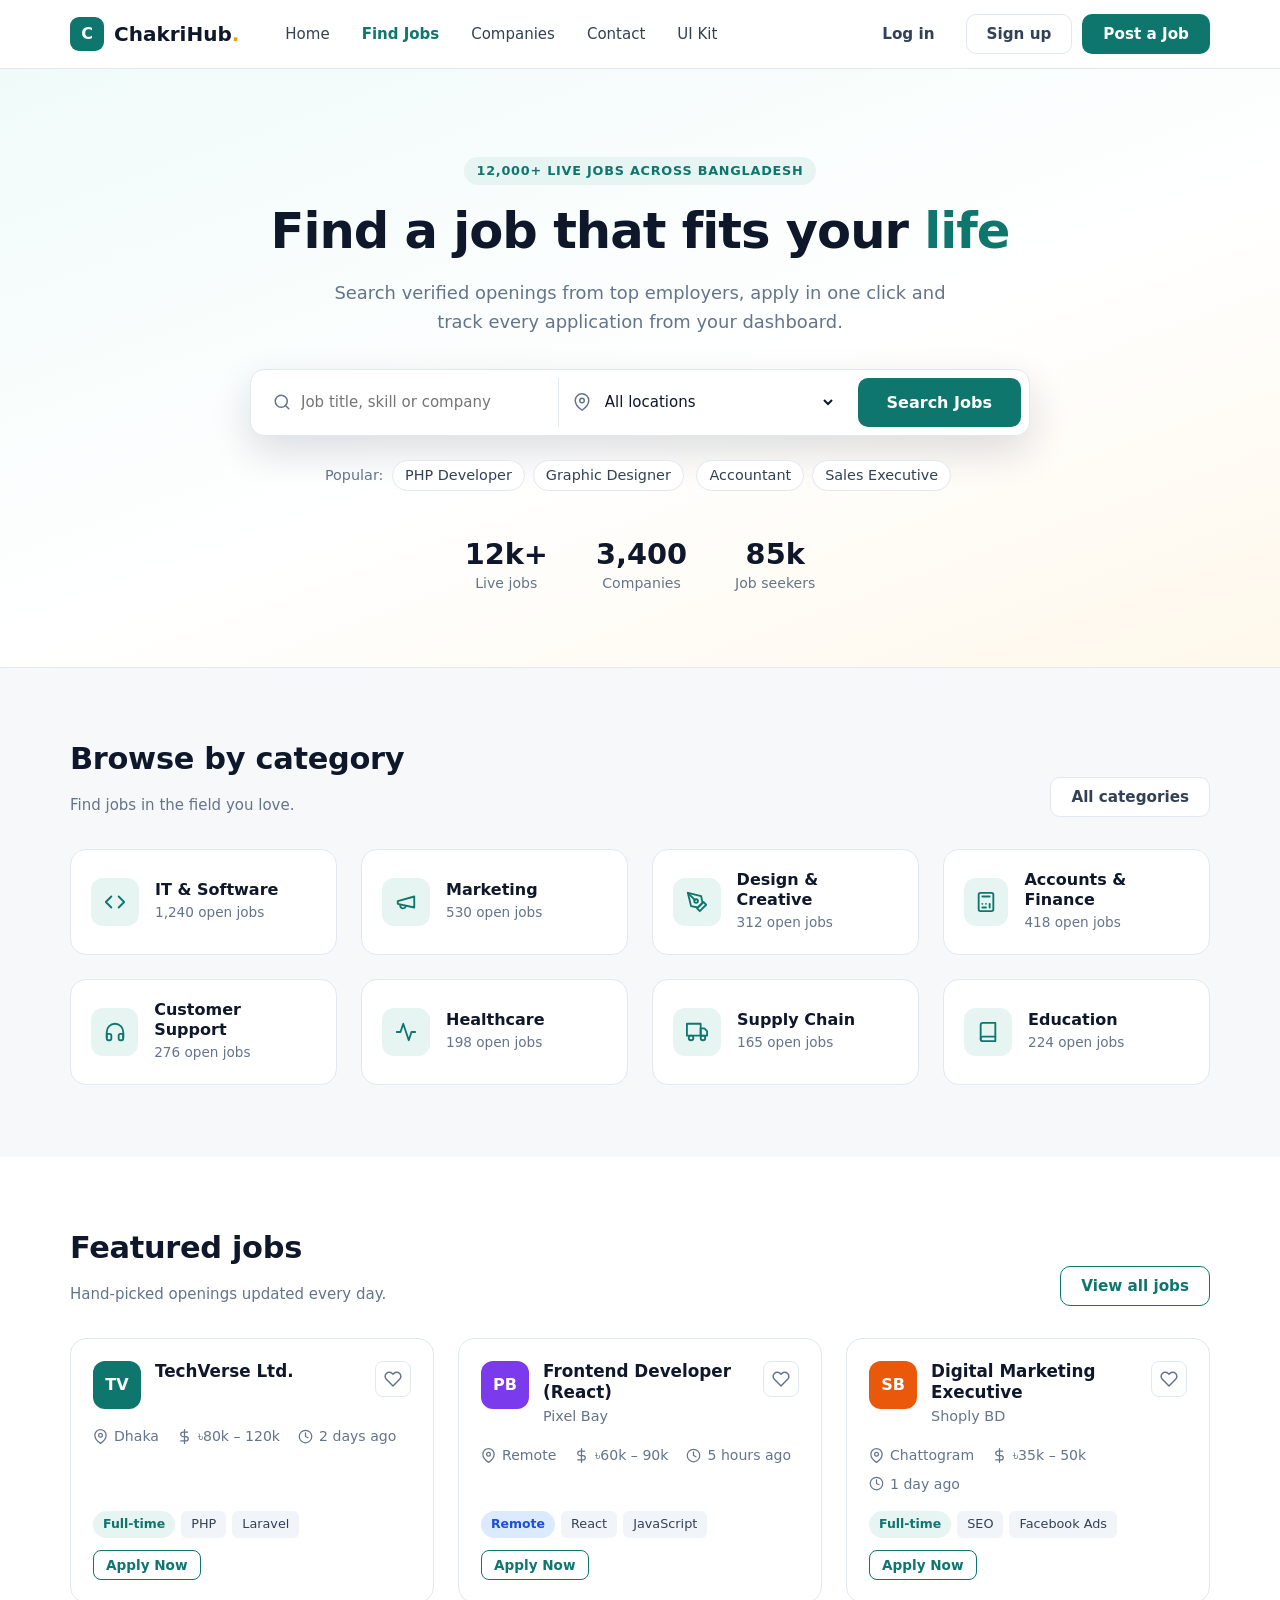
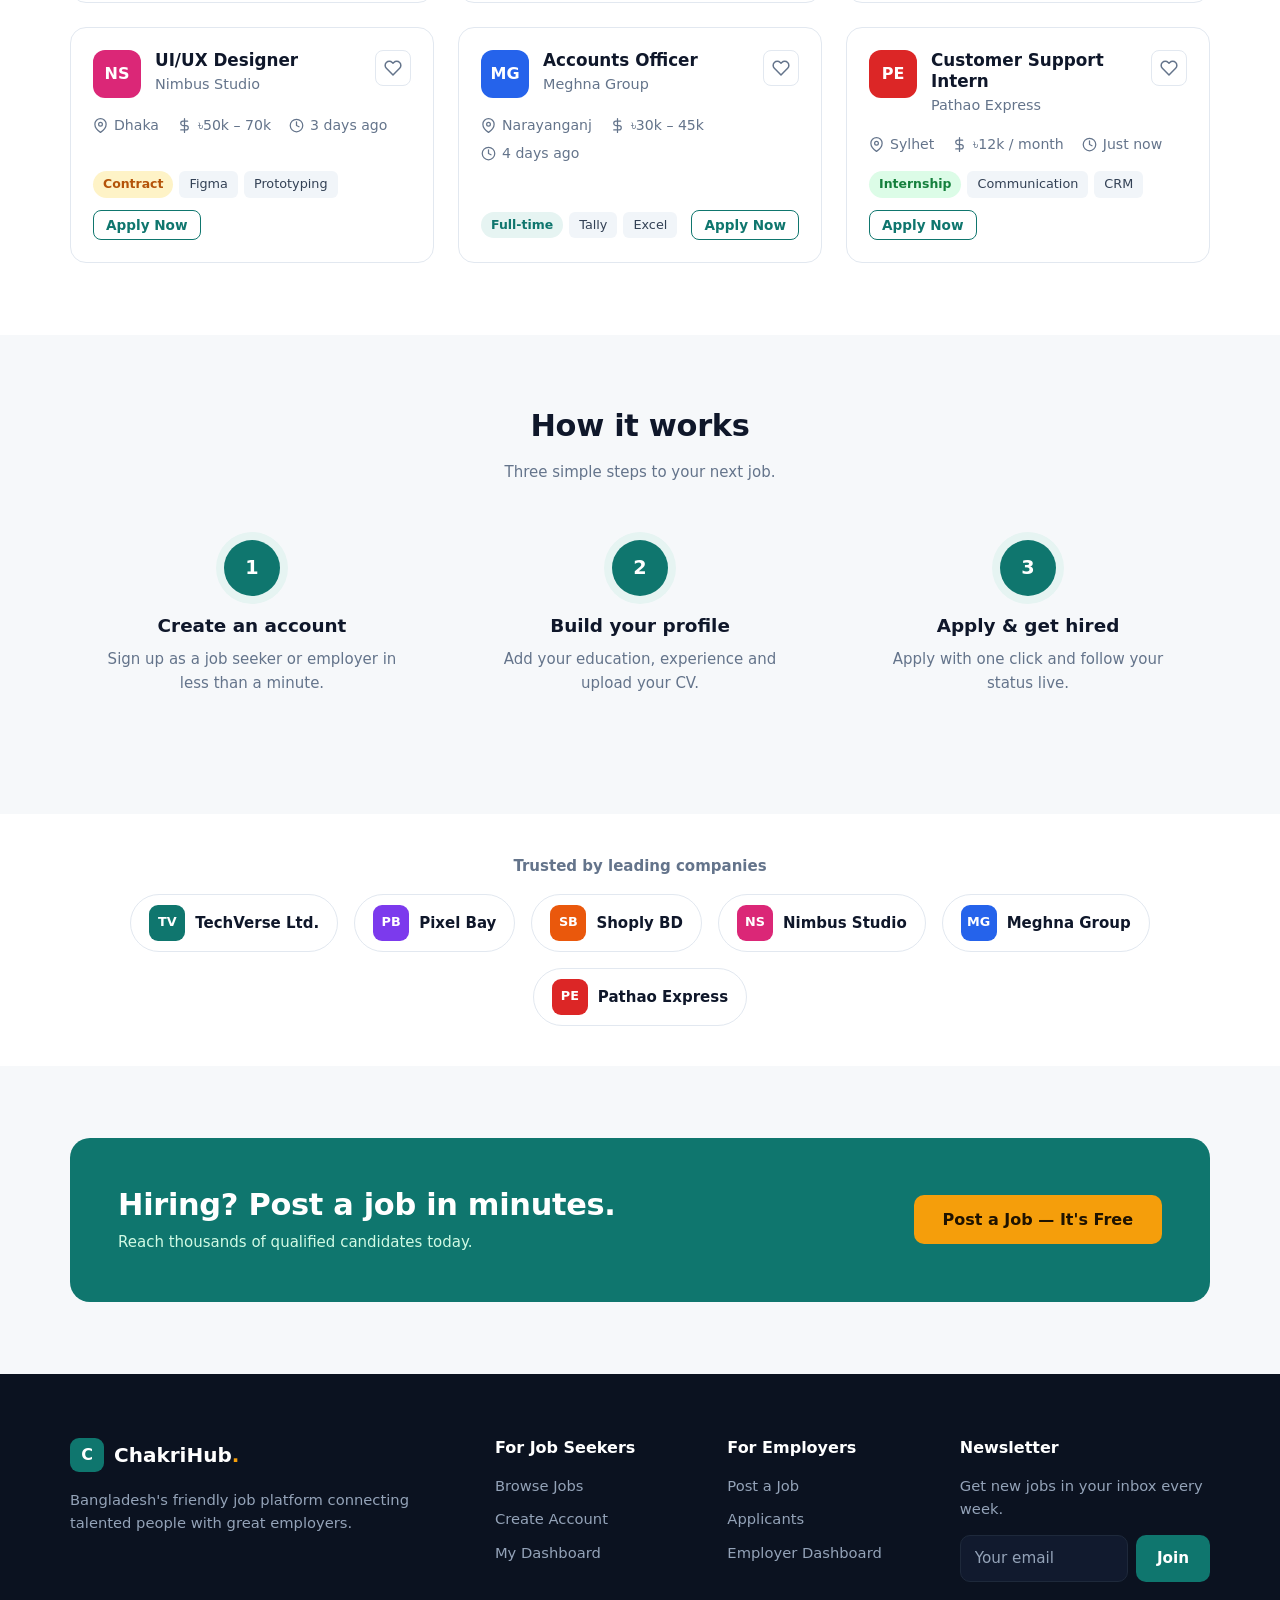
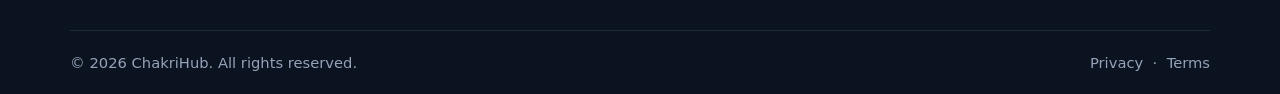
<file: html/index.html>
<!DOCTYPE html>
<html lang="en">
<head>
  <meta charset="UTF-8">
  <meta name="viewport" content="width=device-width, initial-scale=1.0">
  <title>Home | ChakriHub</title>
  <link rel="stylesheet" href="assets/css/style.css">
</head>
<body>
<!-- ================= NAVBAR ================= -->
<header class="navbar">
  <div class="container">
    <a href="index.html" class="logo"><span class="logo-mark">C</span>ChakriHub<span class="dot">.</span></a>
    <button class="icon-btn nav-toggle" data-nav-toggle aria-label="Menu"><svg class="ic" viewBox="0 0 24 24" aria-hidden="true"><line x1="3" y1="12" x2="21" y2="12"/><line x1="3" y1="6" x2="21" y2="6"/><line x1="3" y1="18" x2="21" y2="18"/></svg></button>
    <ul class="nav-links">
      <li><a href="index.html">Home</a></li>
      <li><a href="jobs.php" class="active">Find Jobs</a></li>
      <li><a href="companies.php">Companies</a></li>
      <li><a href="contact.php">Contact</a></li>
      <li><a href="components.php">UI Kit</a></li>
    </ul>
    <div class="nav-actions">
      <a href="login.php" class="btn btn-ghost">Log in</a>
      <a href="register.php" class="btn btn-light">Sign up</a>
      <a href="employer/post-job.php" class="btn btn-primary">Post a Job</a>
    </div>
  </div>
</header>
<main>

<!-- HERO -->
<section class="hero">
  <div class="container hero-inner">
    <span class="eyebrow">12,000+ live jobs across Bangladesh</span>
    <h1>Find a job that fits your <span class="hl">life</span></h1>
    <p class="lead">Search verified openings from top employers, apply in one click and track every application from your dashboard.</p>
    <form class="search-bar" action="jobs.php" method="get">
      <div class="search-field"><svg class="ic" viewBox="0 0 24 24" aria-hidden="true"><circle cx="11" cy="11" r="8"/><line x1="21" y1="21" x2="16.65" y2="16.65"/></svg><input type="text" name="q" placeholder="Job title, skill or company"></div>
      <div class="search-field"><svg class="ic" viewBox="0 0 24 24" aria-hidden="true"><path d="M21 10c0 7-9 13-9 13s-9-6-9-13a9 9 0 0 1 18 0z"/><circle cx="12" cy="10" r="3"/></svg>
        <select name="location">
          <option value="">All locations</option><option>Dhaka</option><option>Chattogram</option>
          <option>Sylhet</option><option>Khulna</option><option>Rajshahi</option><option>Remote</option>
        </select>
      </div>
      <button class="btn btn-primary btn-lg" type="submit">Search Jobs</button>
    </form>
    <div class="popular">Popular:
      <a href="jobs.php">PHP Developer</a><a href="jobs.php">Graphic Designer</a>
      <a href="jobs.php">Accountant</a><a href="jobs.php">Sales Executive</a>
    </div>
    <div class="hero-stats">
      <div><strong>12k+</strong><span>Live jobs</span></div>
      <div><strong>3,400</strong><span>Companies</span></div>
      <div><strong>85k</strong><span>Job seekers</span></div>
    </div>
  </div>
</section>

<!-- CATEGORIES -->
<section class="section">
  <div class="container">
    <div class="section-head">
      <div><h2>Browse by category</h2><p>Find jobs in the field you love.</p></div>
      <a href="jobs.php" class="btn btn-light">All categories</a>
    </div>
    <div class="grid grid-4">
      <a href="jobs.php" class="category-card">
        <div class="category-icon"><svg class="ic" viewBox="0 0 24 24" aria-hidden="true"><polyline points="16 18 22 12 16 6"/><polyline points="8 6 2 12 8 18"/></svg></div>
        <div><h4>IT & Software</h4><span>1,240 open jobs</span></div>
      </a>
      <a href="jobs.php" class="category-card">
        <div class="category-icon"><svg class="ic" viewBox="0 0 24 24" aria-hidden="true"><path d="M3 11l18-5v12L3 14v-3z"/><path d="M11.6 16.8a3 3 0 1 1-5.8-1.6"/></svg></div>
        <div><h4>Marketing</h4><span>530 open jobs</span></div>
      </a>
      <a href="jobs.php" class="category-card">
        <div class="category-icon"><svg class="ic" viewBox="0 0 24 24" aria-hidden="true"><path d="M12 19l7-7 3 3-7 7-3-3z"/><path d="M18 13l-1.5-7.5L2 2l3.5 14.5L13 18l5-5z"/><path d="M2 2l7.586 7.586"/><circle cx="11" cy="11" r="2"/></svg></div>
        <div><h4>Design & Creative</h4><span>312 open jobs</span></div>
      </a>
      <a href="jobs.php" class="category-card">
        <div class="category-icon"><svg class="ic" viewBox="0 0 24 24" aria-hidden="true"><rect x="4" y="2" width="16" height="20" rx="2"/><line x1="8" y1="6" x2="16" y2="6"/><line x1="8" y1="14" x2="8" y2="14"/><line x1="12" y1="14" x2="12" y2="14"/><line x1="16" y1="14" x2="16" y2="18"/><line x1="8" y1="18" x2="12" y2="18"/></svg></div>
        <div><h4>Accounts & Finance</h4><span>418 open jobs</span></div>
      </a>
      <a href="jobs.php" class="category-card">
        <div class="category-icon"><svg class="ic" viewBox="0 0 24 24" aria-hidden="true"><path d="M3 18v-6a9 9 0 0 1 18 0v6"/><path d="M21 19a2 2 0 0 1-2 2h-1a2 2 0 0 1-2-2v-3a2 2 0 0 1 2-2h3zM3 19a2 2 0 0 0 2 2h1a2 2 0 0 0 2-2v-3a2 2 0 0 0-2-2H3z"/></svg></div>
        <div><h4>Customer Support</h4><span>276 open jobs</span></div>
      </a>
      <a href="jobs.php" class="category-card">
        <div class="category-icon"><svg class="ic" viewBox="0 0 24 24" aria-hidden="true"><path d="M22 12h-4l-3 9L9 3l-3 9H2"/></svg></div>
        <div><h4>Healthcare</h4><span>198 open jobs</span></div>
      </a>
      <a href="jobs.php" class="category-card">
        <div class="category-icon"><svg class="ic" viewBox="0 0 24 24" aria-hidden="true"><rect x="1" y="3" width="15" height="13"/><polygon points="16 8 20 8 23 11 23 16 16 16 16 8"/><circle cx="5.5" cy="18.5" r="2.5"/><circle cx="18.5" cy="18.5" r="2.5"/></svg></div>
        <div><h4>Supply Chain</h4><span>165 open jobs</span></div>
      </a>
      <a href="jobs.php" class="category-card">
        <div class="category-icon"><svg class="ic" viewBox="0 0 24 24" aria-hidden="true"><path d="M4 19.5A2.5 2.5 0 0 1 6.5 17H20"/><path d="M6.5 2H20v20H6.5A2.5 2.5 0 0 1 4 19.5v-15A2.5 2.5 0 0 1 6.5 2z"/></svg></div>
        <div><h4>Education</h4><span>224 open jobs</span></div>
      </a>
    </div>
  </div>
</section>

<!-- FEATURED JOBS -->
<section class="section bg-white">
  <div class="container">
    <div class="section-head">
      <div><h2>Featured jobs</h2><p>Hand-picked openings updated every day.</p></div>
      <a href="jobs.php" class="btn btn-outline">View all jobs</a>
    </div>
    <div class="grid grid-3">
      <div class="job-card">
        <div class="job-card-head">
          <div class="company-logo" style="background:#0f766e">TV</div>
          <div class="job-card-info">
            <h3><a href="job-details.php>Senior PHP Developer</a></h3>
            <p class="muted">TechVerse Ltd.</p>
          </div>
          <button class="icon-btn" data-toggle-save title="Save job"><svg class="ic" viewBox="0 0 24 24" aria-hidden="true"><path d="M20.84 4.61a5.5 5.5 0 0 0-7.78 0L12 5.67l-1.06-1.06a5.5 5.5 0 0 0-7.78 7.78L12 21.23l8.84-8.84a5.5 5.5 0 0 0 0-7.78z"/></svg></button>
        </div>
        <div class="job-meta">
          <span><svg class="ic" viewBox="0 0 24 24" aria-hidden="true"><path d="M21 10c0 7-9 13-9 13s-9-6-9-13a9 9 0 0 1 18 0z"/><circle cx="12" cy="10" r="3"/></svg>Dhaka</span><span><svg class="ic" viewBox="0 0 24 24" aria-hidden="true"><line x1="12" y1="1" x2="12" y2="23"/><path d="M17 5H9.5a3.5 3.5 0 0 0 0 7h5a3.5 3.5 0 0 1 0 7H6"/></svg>৳80k – 120k</span><span><svg class="ic" viewBox="0 0 24 24" aria-hidden="true"><circle cx="12" cy="12" r="10"/><polyline points="12 6 12 12 16 14"/></svg>2 days ago</span>
        </div>
        <div class="job-card-foot">
          <div class="tags"><span class="badge badge-primary">Full-time</span><span class="tag">PHP</span><span class="tag">Laravel</span></div>
          <a class="btn btn-sm btn-outline" href="job-details.php">Apply Now</a>
        </div>
      </div>
      <div class="job-card">
        <div class="job-card-head">
          <div class="company-logo" style="background:#7c3aed">PB</div>
          <div class="job-card-info">
            <h3><a href="job-details.php">Frontend Developer (React)</a></h3>
            <p class="muted">Pixel Bay</p>
          </div>
          <button class="icon-btn" data-toggle-save title="Save job"><svg class="ic" viewBox="0 0 24 24" aria-hidden="true"><path d="M20.84 4.61a5.5 5.5 0 0 0-7.78 0L12 5.67l-1.06-1.06a5.5 5.5 0 0 0-7.78 7.78L12 21.23l8.84-8.84a5.5 5.5 0 0 0 0-7.78z"/></svg></button>
        </div>
        <div class="job-meta">
          <span><svg class="ic" viewBox="0 0 24 24" aria-hidden="true"><path d="M21 10c0 7-9 13-9 13s-9-6-9-13a9 9 0 0 1 18 0z"/><circle cx="12" cy="10" r="3"/></svg>Remote</span><span><svg class="ic" viewBox="0 0 24 24" aria-hidden="true"><line x1="12" y1="1" x2="12" y2="23"/><path d="M17 5H9.5a3.5 3.5 0 0 0 0 7h5a3.5 3.5 0 0 1 0 7H6"/></svg>৳60k – 90k</span><span><svg class="ic" viewBox="0 0 24 24" aria-hidden="true"><circle cx="12" cy="12" r="10"/><polyline points="12 6 12 12 16 14"/></svg>5 hours ago</span>
        </div>
        <div class="job-card-foot">
          <div class="tags"><span class="badge badge-info">Remote</span><span class="tag">React</span><span class="tag">JavaScript</span></div>
          <a class="btn btn-sm btn-outline" href="job-details.php">Apply Now</a>
        </div>
      </div>
      <div class="job-card">
        <div class="job-card-head">
          <div class="company-logo" style="background:#ea580c">SB</div>
          <div class="job-card-info">
            <h3><a href="job-details.php">Digital Marketing Executive</a></h3>
            <p class="muted">Shoply BD</p>
          </div>
          <button class="icon-btn" data-toggle-save title="Save job"><svg class="ic" viewBox="0 0 24 24" aria-hidden="true"><path d="M20.84 4.61a5.5 5.5 0 0 0-7.78 0L12 5.67l-1.06-1.06a5.5 5.5 0 0 0-7.78 7.78L12 21.23l8.84-8.84a5.5 5.5 0 0 0 0-7.78z"/></svg></button>
        </div>
        <div class="job-meta">
          <span><svg class="ic" viewBox="0 0 24 24" aria-hidden="true"><path d="M21 10c0 7-9 13-9 13s-9-6-9-13a9 9 0 0 1 18 0z"/><circle cx="12" cy="10" r="3"/></svg>Chattogram</span><span><svg class="ic" viewBox="0 0 24 24" aria-hidden="true"><line x1="12" y1="1" x2="12" y2="23"/><path d="M17 5H9.5a3.5 3.5 0 0 0 0 7h5a3.5 3.5 0 0 1 0 7H6"/></svg>৳35k – 50k</span><span><svg class="ic" viewBox="0 0 24 24" aria-hidden="true"><circle cx="12" cy="12" r="10"/><polyline points="12 6 12 12 16 14"/></svg>1 day ago</span>
        </div>
        <div class="job-card-foot">
          <div class="tags"><span class="badge badge-primary">Full-time</span><span class="tag">SEO</span><span class="tag">Facebook Ads</span></div>
          <a class="btn btn-sm btn-outline" href="job-details.php">Apply Now</a>
        </div>
      </div>
      <div class="job-card">
        <div class="job-card-head">
          <div class="company-logo" style="background:#db2777">NS</div>
          <div class="job-card-info">
            <h3><a href="job-details.php">UI/UX Designer</a></h3>
            <p class="muted">Nimbus Studio</p>
          </div>
          <button class="icon-btn" data-toggle-save title="Save job"><svg class="ic" viewBox="0 0 24 24" aria-hidden="true"><path d="M20.84 4.61a5.5 5.5 0 0 0-7.78 0L12 5.67l-1.06-1.06a5.5 5.5 0 0 0-7.78 7.78L12 21.23l8.84-8.84a5.5 5.5 0 0 0 0-7.78z"/></svg></button>
        </div>
        <div class="job-meta">
          <span><svg class="ic" viewBox="0 0 24 24" aria-hidden="true"><path d="M21 10c0 7-9 13-9 13s-9-6-9-13a9 9 0 0 1 18 0z"/><circle cx="12" cy="10" r="3"/></svg>Dhaka</span><span><svg class="ic" viewBox="0 0 24 24" aria-hidden="true"><line x1="12" y1="1" x2="12" y2="23"/><path d="M17 5H9.5a3.5 3.5 0 0 0 0 7h5a3.5 3.5 0 0 1 0 7H6"/></svg>৳50k – 70k</span><span><svg class="ic" viewBox="0 0 24 24" aria-hidden="true"><circle cx="12" cy="12" r="10"/><polyline points="12 6 12 12 16 14"/></svg>3 days ago</span>
        </div>
        <div class="job-card-foot">
          <div class="tags"><span class="badge badge-warning">Contract</span><span class="tag">Figma</span><span class="tag">Prototyping</span></div>
          <a class="btn btn-sm btn-outline" href="job-details.php">Apply Now</a>
        </div>
      </div>
      <div class="job-card">
        <div class="job-card-head">
          <div class="company-logo" style="background:#2563eb">MG</div>
          <div class="job-card-info">
            <h3><a href="job-details.php">Accounts Officer</a></h3>
            <p class="muted">Meghna Group</p>
          </div>
          <button class="icon-btn" data-toggle-save title="Save job"><svg class="ic" viewBox="0 0 24 24" aria-hidden="true"><path d="M20.84 4.61a5.5 5.5 0 0 0-7.78 0L12 5.67l-1.06-1.06a5.5 5.5 0 0 0-7.78 7.78L12 21.23l8.84-8.84a5.5 5.5 0 0 0 0-7.78z"/></svg></button>
        </div>
        <div class="job-meta">
          <span><svg class="ic" viewBox="0 0 24 24" aria-hidden="true"><path d="M21 10c0 7-9 13-9 13s-9-6-9-13a9 9 0 0 1 18 0z"/><circle cx="12" cy="10" r="3"/></svg>Narayanganj</span><span><svg class="ic" viewBox="0 0 24 24" aria-hidden="true"><line x1="12" y1="1" x2="12" y2="23"/><path d="M17 5H9.5a3.5 3.5 0 0 0 0 7h5a3.5 3.5 0 0 1 0 7H6"/></svg>৳30k – 45k</span><span><svg class="ic" viewBox="0 0 24 24" aria-hidden="true"><circle cx="12" cy="12" r="10"/><polyline points="12 6 12 12 16 14"/></svg>4 days ago</span>
        </div>
        <div class="job-card-foot">
          <div class="tags"><span class="badge badge-primary">Full-time</span><span class="tag">Tally</span><span class="tag">Excel</span></div>
          <a class="btn btn-sm btn-outline" href="job-details.php">Apply Now</a>
        </div>
      </div>
      <div class="job-card">
        <div class="job-card-head">
          <div class="company-logo" style="background:#dc2626">PE</div>
          <div class="job-card-info">
            <h3><a href="job-details.php">Customer Support Intern</a></h3>
            <p class="muted">Pathao Express</p>
          </div>
          <button class="icon-btn" data-toggle-save title="Save job"><svg class="ic" viewBox="0 0 24 24" aria-hidden="true"><path d="M20.84 4.61a5.5 5.5 0 0 0-7.78 0L12 5.67l-1.06-1.06a5.5 5.5 0 0 0-7.78 7.78L12 21.23l8.84-8.84a5.5 5.5 0 0 0 0-7.78z"/></svg></button>
        </div>
        <div class="job-meta">
          <span><svg class="ic" viewBox="0 0 24 24" aria-hidden="true"><path d="M21 10c0 7-9 13-9 13s-9-6-9-13a9 9 0 0 1 18 0z"/><circle cx="12" cy="10" r="3"/></svg>Sylhet</span><span><svg class="ic" viewBox="0 0 24 24" aria-hidden="true"><line x1="12" y1="1" x2="12" y2="23"/><path d="M17 5H9.5a3.5 3.5 0 0 0 0 7h5a3.5 3.5 0 0 1 0 7H6"/></svg>৳12k / month</span><span><svg class="ic" viewBox="0 0 24 24" aria-hidden="true"><circle cx="12" cy="12" r="10"/><polyline points="12 6 12 12 16 14"/></svg>Just now</span>
        </div>
        <div class="job-card-foot">
          <div class="tags"><span class="badge badge-success">Internship</span><span class="tag">Communication</span><span class="tag">CRM</span></div>
          <a class="btn btn-sm btn-outline" href="job-details.php">Apply Now</a>
        </div>
      </div>
    </div>
  </div>
</section>

<!-- HOW IT WORKS -->
<section class="section">
  <div class="container">
    <div class="text-center mb-3"><h2>How it works</h2><p class="muted">Three simple steps to your next job.</p></div>
    <div class="grid grid-3">
      <div class="step"><div class="step-num">1</div><h3>Create an account</h3><p class="muted">Sign up as a job seeker or employer in less than a minute.</p></div>
      <div class="step"><div class="step-num">2</div><h3>Build your profile</h3><p class="muted">Add your education, experience and upload your CV.</p></div>
      <div class="step"><div class="step-num">3</div><h3>Apply &amp; get hired</h3><p class="muted">Apply with one click and follow your status live.</p></div>
    </div>
  </div>
</section>

<!-- COMPANIES -->
<section class="section-sm bg-white">
  <div class="container">
    <p class="text-center muted fw-600 mb-2">Trusted by leading companies</p>
    <div class="company-strip"><div class="company-chip"><span class="company-logo sm" style="background:#0f766e">TV</span>TechVerse Ltd.</div><div class="company-chip"><span class="company-logo sm" style="background:#7c3aed">PB</span>Pixel Bay</div><div class="company-chip"><span class="company-logo sm" style="background:#ea580c">SB</span>Shoply BD</div><div class="company-chip"><span class="company-logo sm" style="background:#db2777">NS</span>Nimbus Studio</div><div class="company-chip"><span class="company-logo sm" style="background:#2563eb">MG</span>Meghna Group</div><div class="company-chip"><span class="company-logo sm" style="background:#dc2626">PE</span>Pathao Express</div></div>
  </div>
</section>

<!-- CTA -->
<section class="section">
  <div class="container">
    <div class="cta-band">
      <div><h2>Hiring? Post a job in minutes.</h2><p>Reach thousands of qualified candidates today.</p></div>
      <a href="employer/post-job.php" class="btn btn-accent btn-lg">Post a Job — It's Free</a>
    </div>
  </div>
</section>
</main>
<!-- ================= FOOTER ================= -->
<footer class="footer">
  <div class="container">
    <div class="footer-grid">
      <div>
        <a href="index.html" class="logo"><span class="logo-mark">C</span>ChakriHub<span class="dot">.</span></a>
        <p class="mt-2">Bangladesh's friendly job platform connecting talented people with great employers.</p>
      </div>
      <div>
        <h4>For Job Seekers</h4>
        <ul>
          <li><a href="jobs.php">Browse Jobs</a></li>
          <li><a href="register.php">Create Account</a></li>
          <li><a href="seeker/dashboard.php">My Dashboard</a></li>
        </ul>
      </div>
      <div>
        <h4>For Employers</h4>
        <ul>
          <li><a href="employer/post-job.php">Post a Job</a></li>
          <li><a href="employer/applicants.php">Applicants</a></li>
          <li><a href="employer/dashboard.php">Employer Dashboard</a></li>
        </ul>
      </div>
      <div>
        <h4>Newsletter</h4>
        <p>Get new jobs in your inbox every week.</p>
        <form class="newsletter" action="#" method="post">
          <input type="email" class="form-control" placeholder="Your email" required>
          <button class="btn btn-primary" type="submit">Join</button>
        </form>
      </div>
    </div>
    <div class="footer-bottom">
      <span>&copy; 2026 ChakriHub. All rights reserved.</span>
      <span><a href="#">Privacy</a> &nbsp;·&nbsp; <a href="#">Terms</a></span>
    </div>
  </div>
</footer>
<script src="assets/js/main.js"></script>
</body>
</html>
</file>
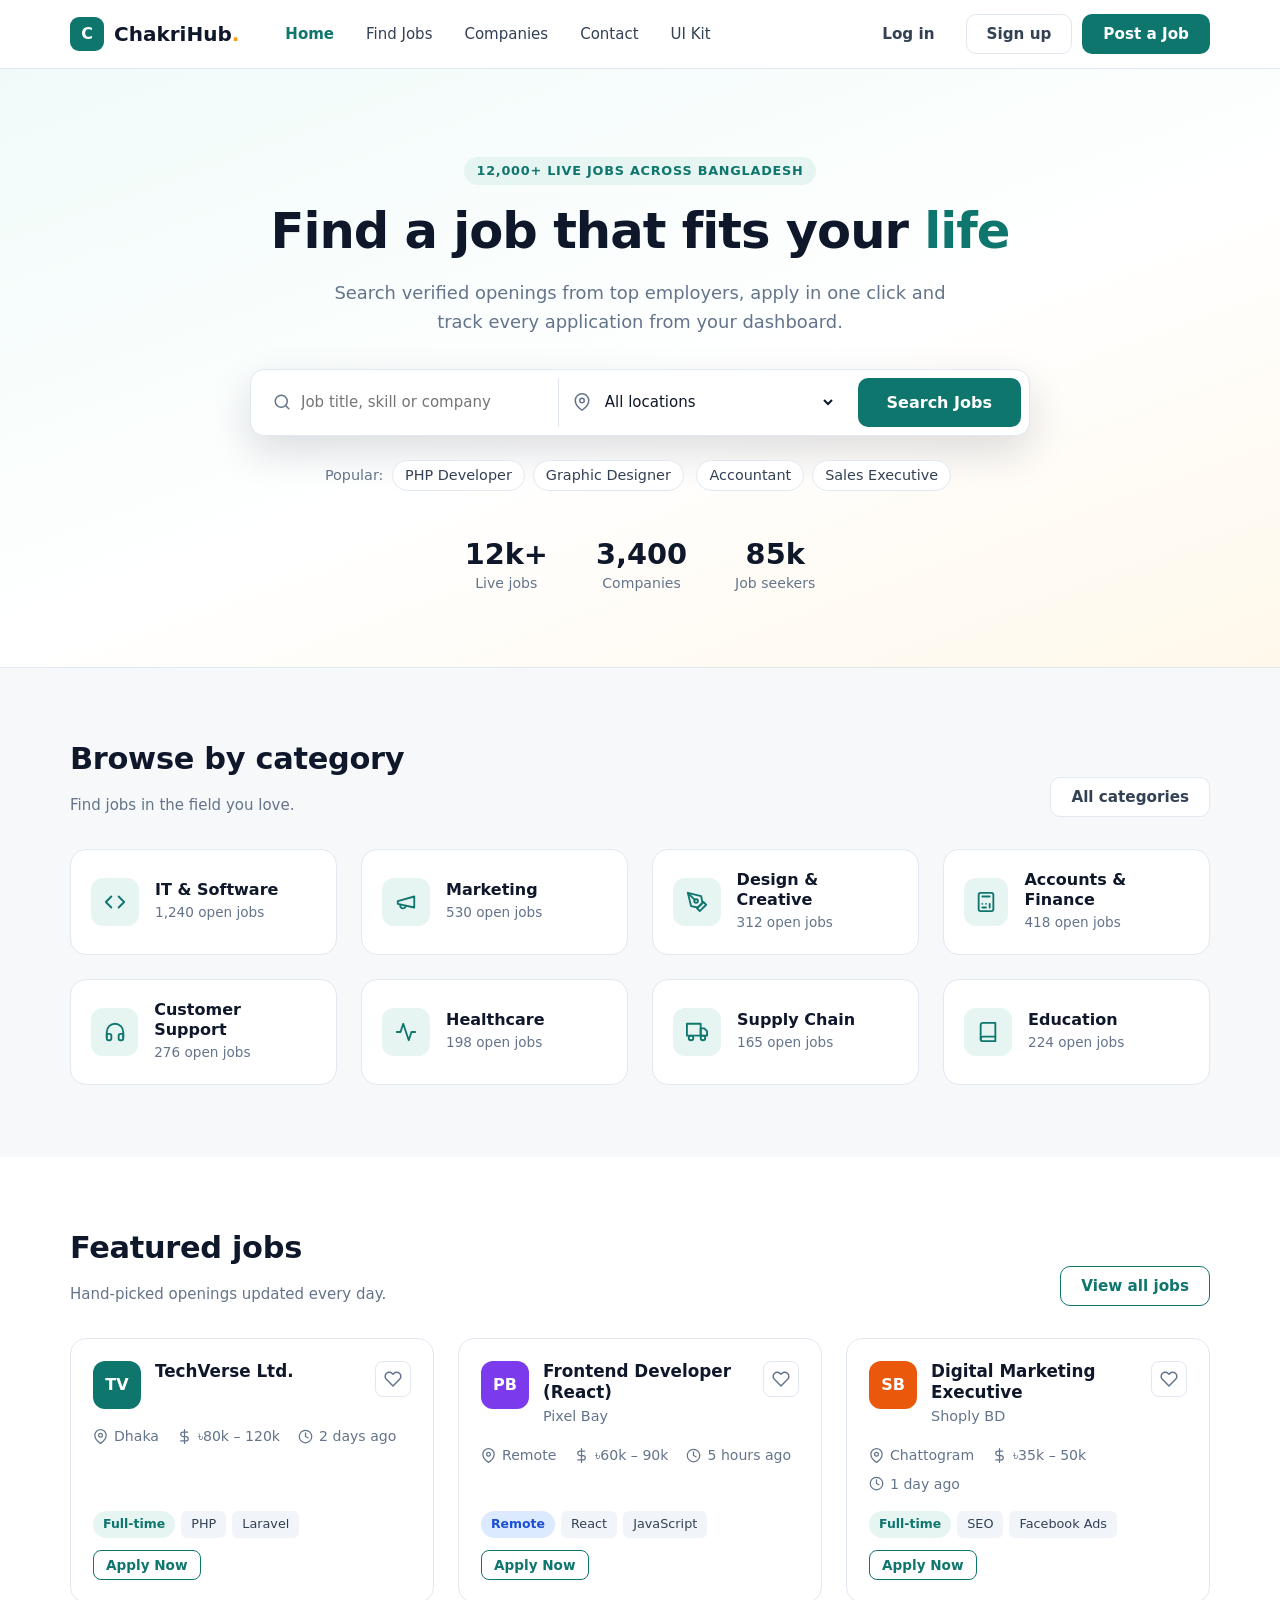
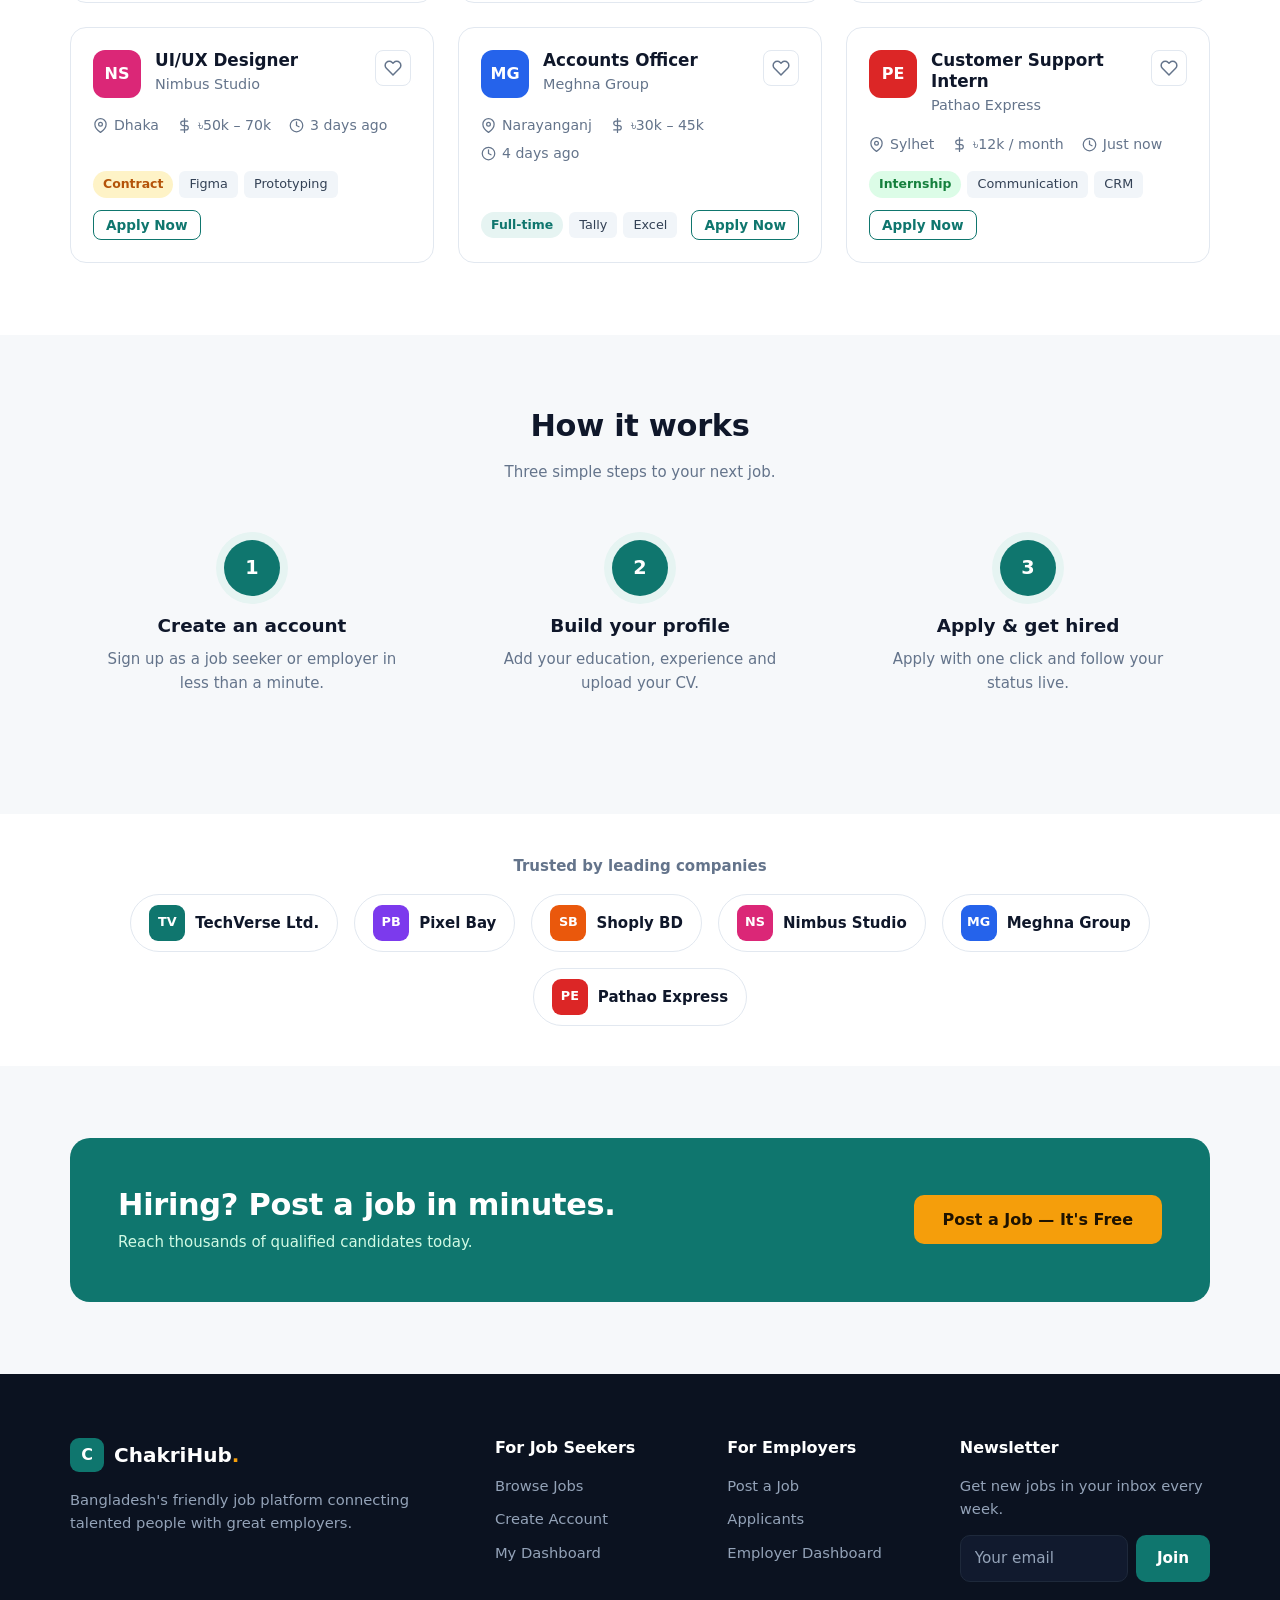
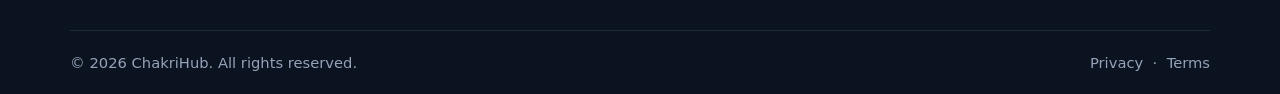
<file: job_portal_tem/index.html>
<!DOCTYPE html>
<html lang="en">
<head>
  <meta charset="UTF-8">
  <meta name="viewport" content="width=device-width, initial-scale=1.0">
  <title>Home | ChakriHub</title>
  <link rel="stylesheet" href="assets/css/style.css">
</head>
<body>
<!-- ================= NAVBAR ================= -->
<header class="navbar">
  <div class="container">
    <a href="index.html" class="logo"><span class="logo-mark">C</span>ChakriHub<span class="dot">.</span></a>
    <button class="icon-btn nav-toggle" data-nav-toggle aria-label="Menu"><svg class="ic" viewBox="0 0 24 24" aria-hidden="true"><line x1="3" y1="12" x2="21" y2="12"/><line x1="3" y1="6" x2="21" y2="6"/><line x1="3" y1="18" x2="21" y2="18"/></svg></button>
    <ul class="nav-links">
      <li><a href="index.html" class="active">Home</a></li>
      <li><a href="jobs.php">Find Jobs</a></li>
      <li><a href="companies.php">Companies</a></li>
      <li><a href="contact.php">Contact</a></li>
      <li><a href="components.php">UI Kit</a></li>
    </ul>
    <div class="nav-actions">
      <a href="login.php" class="btn btn-ghost">Log in</a>
      <a href="register.php" class="btn btn-light">Sign up</a>
      <a href="employer/post-job.php" class="btn btn-primary">Post a Job</a>
    </div>
  </div>
</header>
<main>

<!-- HERO -->
<section class="hero">
  <div class="container hero-inner">
    <span class="eyebrow">12,000+ live jobs across Bangladesh</span>
    <h1>Find a job that fits your <span class="hl">life</span></h1>
    <p class="lead">Search verified openings from top employers, apply in one click and track every application from your dashboard.</p>
    <form class="search-bar" action="jobs.php" method="get">
      <div class="search-field"><svg class="ic" viewBox="0 0 24 24" aria-hidden="true"><circle cx="11" cy="11" r="8"/><line x1="21" y1="21" x2="16.65" y2="16.65"/></svg><input type="text" name="q" placeholder="Job title, skill or company"></div>
      <div class="search-field"><svg class="ic" viewBox="0 0 24 24" aria-hidden="true"><path d="M21 10c0 7-9 13-9 13s-9-6-9-13a9 9 0 0 1 18 0z"/><circle cx="12" cy="10" r="3"/></svg>
        <select name="location">
          <option value="">All locations</option><option>Dhaka</option><option>Chattogram</option>
          <option>Sylhet</option><option>Khulna</option><option>Rajshahi</option><option>Remote</option>
        </select>
      </div>
      <button class="btn btn-primary btn-lg" type="submit">Search Jobs</button>
    </form>
    <div class="popular">Popular:
      <a href="jobs.php">PHP Developer</a><a href="jobs.php">Graphic Designer</a>
      <a href="jobs.php">Accountant</a><a href="jobs.php">Sales Executive</a>
    </div>
    <div class="hero-stats">
      <div><strong>12k+</strong><span>Live jobs</span></div>
      <div><strong>3,400</strong><span>Companies</span></div>
      <div><strong>85k</strong><span>Job seekers</span></div>
    </div>
  </div>
</section>

<!-- CATEGORIES -->
<section class="section">
  <div class="container">
    <div class="section-head">
      <div><h2>Browse by category</h2><p>Find jobs in the field you love.</p></div>
      <a href="jobs.php" class="btn btn-light">All categories</a>
    </div>
    <div class="grid grid-4">
      <a href="jobs.php" class="category-card">
        <div class="category-icon"><svg class="ic" viewBox="0 0 24 24" aria-hidden="true"><polyline points="16 18 22 12 16 6"/><polyline points="8 6 2 12 8 18"/></svg></div>
        <div><h4>IT & Software</h4><span>1,240 open jobs</span></div>
      </a>
      <a href="jobs.php" class="category-card">
        <div class="category-icon"><svg class="ic" viewBox="0 0 24 24" aria-hidden="true"><path d="M3 11l18-5v12L3 14v-3z"/><path d="M11.6 16.8a3 3 0 1 1-5.8-1.6"/></svg></div>
        <div><h4>Marketing</h4><span>530 open jobs</span></div>
      </a>
      <a href="jobs.php" class="category-card">
        <div class="category-icon"><svg class="ic" viewBox="0 0 24 24" aria-hidden="true"><path d="M12 19l7-7 3 3-7 7-3-3z"/><path d="M18 13l-1.5-7.5L2 2l3.5 14.5L13 18l5-5z"/><path d="M2 2l7.586 7.586"/><circle cx="11" cy="11" r="2"/></svg></div>
        <div><h4>Design & Creative</h4><span>312 open jobs</span></div>
      </a>
      <a href="jobs.php" class="category-card">
        <div class="category-icon"><svg class="ic" viewBox="0 0 24 24" aria-hidden="true"><rect x="4" y="2" width="16" height="20" rx="2"/><line x1="8" y1="6" x2="16" y2="6"/><line x1="8" y1="14" x2="8" y2="14"/><line x1="12" y1="14" x2="12" y2="14"/><line x1="16" y1="14" x2="16" y2="18"/><line x1="8" y1="18" x2="12" y2="18"/></svg></div>
        <div><h4>Accounts & Finance</h4><span>418 open jobs</span></div>
      </a>
      <a href="jobs.php" class="category-card">
        <div class="category-icon"><svg class="ic" viewBox="0 0 24 24" aria-hidden="true"><path d="M3 18v-6a9 9 0 0 1 18 0v6"/><path d="M21 19a2 2 0 0 1-2 2h-1a2 2 0 0 1-2-2v-3a2 2 0 0 1 2-2h3zM3 19a2 2 0 0 0 2 2h1a2 2 0 0 0 2-2v-3a2 2 0 0 0-2-2H3z"/></svg></div>
        <div><h4>Customer Support</h4><span>276 open jobs</span></div>
      </a>
      <a href="jobs.php" class="category-card">
        <div class="category-icon"><svg class="ic" viewBox="0 0 24 24" aria-hidden="true"><path d="M22 12h-4l-3 9L9 3l-3 9H2"/></svg></div>
        <div><h4>Healthcare</h4><span>198 open jobs</span></div>
      </a>
      <a href="jobs.php" class="category-card">
        <div class="category-icon"><svg class="ic" viewBox="0 0 24 24" aria-hidden="true"><rect x="1" y="3" width="15" height="13"/><polygon points="16 8 20 8 23 11 23 16 16 16 16 8"/><circle cx="5.5" cy="18.5" r="2.5"/><circle cx="18.5" cy="18.5" r="2.5"/></svg></div>
        <div><h4>Supply Chain</h4><span>165 open jobs</span></div>
      </a>
      <a href="jobs.php" class="category-card">
        <div class="category-icon"><svg class="ic" viewBox="0 0 24 24" aria-hidden="true"><path d="M4 19.5A2.5 2.5 0 0 1 6.5 17H20"/><path d="M6.5 2H20v20H6.5A2.5 2.5 0 0 1 4 19.5v-15A2.5 2.5 0 0 1 6.5 2z"/></svg></div>
        <div><h4>Education</h4><span>224 open jobs</span></div>
      </a>
    </div>
  </div>
</section>

<!-- FEATURED JOBS -->
<section class="section bg-white">
  <div class="container">
    <div class="section-head">
      <div><h2>Featured jobs</h2><p>Hand-picked openings updated every day.</p></div>
      <a href="jobs.php" class="btn btn-outline">View all jobs</a>
    </div>
    <div class="grid grid-3">
      <div class="job-card">
        <div class="job-card-head">
          <div class="company-logo" style="background:#0f766e">TV</div>
          <div class="job-card-info">
            <h3><a href="job-details.php>Senior PHP Developer</a></h3>
            <p class="muted">TechVerse Ltd.</p>
          </div>
          <button class="icon-btn" data-toggle-save title="Save job"><svg class="ic" viewBox="0 0 24 24" aria-hidden="true"><path d="M20.84 4.61a5.5 5.5 0 0 0-7.78 0L12 5.67l-1.06-1.06a5.5 5.5 0 0 0-7.78 7.78L12 21.23l8.84-8.84a5.5 5.5 0 0 0 0-7.78z"/></svg></button>
        </div>
        <div class="job-meta">
          <span><svg class="ic" viewBox="0 0 24 24" aria-hidden="true"><path d="M21 10c0 7-9 13-9 13s-9-6-9-13a9 9 0 0 1 18 0z"/><circle cx="12" cy="10" r="3"/></svg>Dhaka</span><span><svg class="ic" viewBox="0 0 24 24" aria-hidden="true"><line x1="12" y1="1" x2="12" y2="23"/><path d="M17 5H9.5a3.5 3.5 0 0 0 0 7h5a3.5 3.5 0 0 1 0 7H6"/></svg>৳80k – 120k</span><span><svg class="ic" viewBox="0 0 24 24" aria-hidden="true"><circle cx="12" cy="12" r="10"/><polyline points="12 6 12 12 16 14"/></svg>2 days ago</span>
        </div>
        <div class="job-card-foot">
          <div class="tags"><span class="badge badge-primary">Full-time</span><span class="tag">PHP</span><span class="tag">Laravel</span></div>
          <a class="btn btn-sm btn-outline" href="job-details.php">Apply Now</a>
        </div>
      </div>
      <div class="job-card">
        <div class="job-card-head">
          <div class="company-logo" style="background:#7c3aed">PB</div>
          <div class="job-card-info">
            <h3><a href="job-details.php">Frontend Developer (React)</a></h3>
            <p class="muted">Pixel Bay</p>
          </div>
          <button class="icon-btn" data-toggle-save title="Save job"><svg class="ic" viewBox="0 0 24 24" aria-hidden="true"><path d="M20.84 4.61a5.5 5.5 0 0 0-7.78 0L12 5.67l-1.06-1.06a5.5 5.5 0 0 0-7.78 7.78L12 21.23l8.84-8.84a5.5 5.5 0 0 0 0-7.78z"/></svg></button>
        </div>
        <div class="job-meta">
          <span><svg class="ic" viewBox="0 0 24 24" aria-hidden="true"><path d="M21 10c0 7-9 13-9 13s-9-6-9-13a9 9 0 0 1 18 0z"/><circle cx="12" cy="10" r="3"/></svg>Remote</span><span><svg class="ic" viewBox="0 0 24 24" aria-hidden="true"><line x1="12" y1="1" x2="12" y2="23"/><path d="M17 5H9.5a3.5 3.5 0 0 0 0 7h5a3.5 3.5 0 0 1 0 7H6"/></svg>৳60k – 90k</span><span><svg class="ic" viewBox="0 0 24 24" aria-hidden="true"><circle cx="12" cy="12" r="10"/><polyline points="12 6 12 12 16 14"/></svg>5 hours ago</span>
        </div>
        <div class="job-card-foot">
          <div class="tags"><span class="badge badge-info">Remote</span><span class="tag">React</span><span class="tag">JavaScript</span></div>
          <a class="btn btn-sm btn-outline" href="job-details.php">Apply Now</a>
        </div>
      </div>
      <div class="job-card">
        <div class="job-card-head">
          <div class="company-logo" style="background:#ea580c">SB</div>
          <div class="job-card-info">
            <h3><a href="job-details.php">Digital Marketing Executive</a></h3>
            <p class="muted">Shoply BD</p>
          </div>
          <button class="icon-btn" data-toggle-save title="Save job"><svg class="ic" viewBox="0 0 24 24" aria-hidden="true"><path d="M20.84 4.61a5.5 5.5 0 0 0-7.78 0L12 5.67l-1.06-1.06a5.5 5.5 0 0 0-7.78 7.78L12 21.23l8.84-8.84a5.5 5.5 0 0 0 0-7.78z"/></svg></button>
        </div>
        <div class="job-meta">
          <span><svg class="ic" viewBox="0 0 24 24" aria-hidden="true"><path d="M21 10c0 7-9 13-9 13s-9-6-9-13a9 9 0 0 1 18 0z"/><circle cx="12" cy="10" r="3"/></svg>Chattogram</span><span><svg class="ic" viewBox="0 0 24 24" aria-hidden="true"><line x1="12" y1="1" x2="12" y2="23"/><path d="M17 5H9.5a3.5 3.5 0 0 0 0 7h5a3.5 3.5 0 0 1 0 7H6"/></svg>৳35k – 50k</span><span><svg class="ic" viewBox="0 0 24 24" aria-hidden="true"><circle cx="12" cy="12" r="10"/><polyline points="12 6 12 12 16 14"/></svg>1 day ago</span>
        </div>
        <div class="job-card-foot">
          <div class="tags"><span class="badge badge-primary">Full-time</span><span class="tag">SEO</span><span class="tag">Facebook Ads</span></div>
          <a class="btn btn-sm btn-outline" href="job-details.php">Apply Now</a>
        </div>
      </div>
      <div class="job-card">
        <div class="job-card-head">
          <div class="company-logo" style="background:#db2777">NS</div>
          <div class="job-card-info">
            <h3><a href="job-details.php">UI/UX Designer</a></h3>
            <p class="muted">Nimbus Studio</p>
          </div>
          <button class="icon-btn" data-toggle-save title="Save job"><svg class="ic" viewBox="0 0 24 24" aria-hidden="true"><path d="M20.84 4.61a5.5 5.5 0 0 0-7.78 0L12 5.67l-1.06-1.06a5.5 5.5 0 0 0-7.78 7.78L12 21.23l8.84-8.84a5.5 5.5 0 0 0 0-7.78z"/></svg></button>
        </div>
        <div class="job-meta">
          <span><svg class="ic" viewBox="0 0 24 24" aria-hidden="true"><path d="M21 10c0 7-9 13-9 13s-9-6-9-13a9 9 0 0 1 18 0z"/><circle cx="12" cy="10" r="3"/></svg>Dhaka</span><span><svg class="ic" viewBox="0 0 24 24" aria-hidden="true"><line x1="12" y1="1" x2="12" y2="23"/><path d="M17 5H9.5a3.5 3.5 0 0 0 0 7h5a3.5 3.5 0 0 1 0 7H6"/></svg>৳50k – 70k</span><span><svg class="ic" viewBox="0 0 24 24" aria-hidden="true"><circle cx="12" cy="12" r="10"/><polyline points="12 6 12 12 16 14"/></svg>3 days ago</span>
        </div>
        <div class="job-card-foot">
          <div class="tags"><span class="badge badge-warning">Contract</span><span class="tag">Figma</span><span class="tag">Prototyping</span></div>
          <a class="btn btn-sm btn-outline" href="job-details.php">Apply Now</a>
        </div>
      </div>
      <div class="job-card">
        <div class="job-card-head">
          <div class="company-logo" style="background:#2563eb">MG</div>
          <div class="job-card-info">
            <h3><a href="job-details.php">Accounts Officer</a></h3>
            <p class="muted">Meghna Group</p>
          </div>
          <button class="icon-btn" data-toggle-save title="Save job"><svg class="ic" viewBox="0 0 24 24" aria-hidden="true"><path d="M20.84 4.61a5.5 5.5 0 0 0-7.78 0L12 5.67l-1.06-1.06a5.5 5.5 0 0 0-7.78 7.78L12 21.23l8.84-8.84a5.5 5.5 0 0 0 0-7.78z"/></svg></button>
        </div>
        <div class="job-meta">
          <span><svg class="ic" viewBox="0 0 24 24" aria-hidden="true"><path d="M21 10c0 7-9 13-9 13s-9-6-9-13a9 9 0 0 1 18 0z"/><circle cx="12" cy="10" r="3"/></svg>Narayanganj</span><span><svg class="ic" viewBox="0 0 24 24" aria-hidden="true"><line x1="12" y1="1" x2="12" y2="23"/><path d="M17 5H9.5a3.5 3.5 0 0 0 0 7h5a3.5 3.5 0 0 1 0 7H6"/></svg>৳30k – 45k</span><span><svg class="ic" viewBox="0 0 24 24" aria-hidden="true"><circle cx="12" cy="12" r="10"/><polyline points="12 6 12 12 16 14"/></svg>4 days ago</span>
        </div>
        <div class="job-card-foot">
          <div class="tags"><span class="badge badge-primary">Full-time</span><span class="tag">Tally</span><span class="tag">Excel</span></div>
          <a class="btn btn-sm btn-outline" href="job-details.php">Apply Now</a>
        </div>
      </div>
      <div class="job-card">
        <div class="job-card-head">
          <div class="company-logo" style="background:#dc2626">PE</div>
          <div class="job-card-info">
            <h3><a href="job-details.php">Customer Support Intern</a></h3>
            <p class="muted">Pathao Express</p>
          </div>
          <button class="icon-btn" data-toggle-save title="Save job"><svg class="ic" viewBox="0 0 24 24" aria-hidden="true"><path d="M20.84 4.61a5.5 5.5 0 0 0-7.78 0L12 5.67l-1.06-1.06a5.5 5.5 0 0 0-7.78 7.78L12 21.23l8.84-8.84a5.5 5.5 0 0 0 0-7.78z"/></svg></button>
        </div>
        <div class="job-meta">
          <span><svg class="ic" viewBox="0 0 24 24" aria-hidden="true"><path d="M21 10c0 7-9 13-9 13s-9-6-9-13a9 9 0 0 1 18 0z"/><circle cx="12" cy="10" r="3"/></svg>Sylhet</span><span><svg class="ic" viewBox="0 0 24 24" aria-hidden="true"><line x1="12" y1="1" x2="12" y2="23"/><path d="M17 5H9.5a3.5 3.5 0 0 0 0 7h5a3.5 3.5 0 0 1 0 7H6"/></svg>৳12k / month</span><span><svg class="ic" viewBox="0 0 24 24" aria-hidden="true"><circle cx="12" cy="12" r="10"/><polyline points="12 6 12 12 16 14"/></svg>Just now</span>
        </div>
        <div class="job-card-foot">
          <div class="tags"><span class="badge badge-success">Internship</span><span class="tag">Communication</span><span class="tag">CRM</span></div>
          <a class="btn btn-sm btn-outline" href="job-details.php">Apply Now</a>
        </div>
      </div>
    </div>
  </div>
</section>

<!-- HOW IT WORKS -->
<section class="section">
  <div class="container">
    <div class="text-center mb-3"><h2>How it works</h2><p class="muted">Three simple steps to your next job.</p></div>
    <div class="grid grid-3">
      <div class="step"><div class="step-num">1</div><h3>Create an account</h3><p class="muted">Sign up as a job seeker or employer in less than a minute.</p></div>
      <div class="step"><div class="step-num">2</div><h3>Build your profile</h3><p class="muted">Add your education, experience and upload your CV.</p></div>
      <div class="step"><div class="step-num">3</div><h3>Apply &amp; get hired</h3><p class="muted">Apply with one click and follow your status live.</p></div>
    </div>
  </div>
</section>

<!-- COMPANIES -->
<section class="section-sm bg-white">
  <div class="container">
    <p class="text-center muted fw-600 mb-2">Trusted by leading companies</p>
    <div class="company-strip"><div class="company-chip"><span class="company-logo sm" style="background:#0f766e">TV</span>TechVerse Ltd.</div><div class="company-chip"><span class="company-logo sm" style="background:#7c3aed">PB</span>Pixel Bay</div><div class="company-chip"><span class="company-logo sm" style="background:#ea580c">SB</span>Shoply BD</div><div class="company-chip"><span class="company-logo sm" style="background:#db2777">NS</span>Nimbus Studio</div><div class="company-chip"><span class="company-logo sm" style="background:#2563eb">MG</span>Meghna Group</div><div class="company-chip"><span class="company-logo sm" style="background:#dc2626">PE</span>Pathao Express</div></div>
  </div>
</section>

<!-- CTA -->
<section class="section">
  <div class="container">
    <div class="cta-band">
      <div><h2>Hiring? Post a job in minutes.</h2><p>Reach thousands of qualified candidates today.</p></div>
      <a href="employer/post-job.php" class="btn btn-accent btn-lg">Post a Job — It's Free</a>
    </div>
  </div>
</section>
</main>
<!-- ================= FOOTER ================= -->
<footer class="footer">
  <div class="container">
    <div class="footer-grid">
      <div>
        <a href="index.html" class="logo"><span class="logo-mark">C</span>ChakriHub<span class="dot">.</span></a>
        <p class="mt-2">Bangladesh's friendly job platform connecting talented people with great employers.</p>
      </div>
      <div>
        <h4>For Job Seekers</h4>
        <ul>
          <li><a href="jobs.php">Browse Jobs</a></li>
          <li><a href="register.php">Create Account</a></li>
          <li><a href="seeker/dashboard.php">My Dashboard</a></li>
        </ul>
      </div>
      <div>
        <h4>For Employers</h4>
        <ul>
          <li><a href="employer/post-job.php">Post a Job</a></li>
          <li><a href="employer/applicants.php">Applicants</a></li>
          <li><a href="employer/dashboard.php">Employer Dashboard</a></li>
        </ul>
      </div>
      <div>
        <h4>Newsletter</h4>
        <p>Get new jobs in your inbox every week.</p>
        <form class="newsletter" action="#" method="post">
          <input type="email" class="form-control" placeholder="Your email" required>
          <button class="btn btn-primary" type="submit">Join</button>
        </form>
      </div>
    </div>
    <div class="footer-bottom">
      <span>&copy; 2026 ChakriHub. All rights reserved.</span>
      <span><a href="#">Privacy</a> &nbsp;·&nbsp; <a href="#">Terms</a></span>
    </div>
  </div>
</footer>
<script src="assets/js/main.js"></script>
</body>
</html>
</file>
<file: html/assets/css/style.css>
/* =========================================================
   ChakriHub — Job Portal Template
   Main stylesheet
   ---------------------------------------------------------
   1. Variables & reset      8. Job cards & listing
   2. Utilities              9. Job details
   3. Buttons               10. Auth pages
   4. Forms                 11. Dashboard layout
   5. Badges, alerts, tags  12. Tables, tabs, modal
   6. Navbar & footer       13. Misc components
   7. Home sections         14. Responsive
   ========================================================= */

/* 1. Variables & reset ---------------------------------- */
:root {
  --primary: #0f766e;
  --primary-dark: #0b5952;
  --primary-light: #e6f4f2;
  --accent: #f59e0b;
  --text: #0f172a;
  --text-2: #334155;
  --muted: #64748b;
  --border: #e2e8f0;
  --bg: #f6f8fa;
  --white: #ffffff;
  --success: #15803d;
  --success-bg: #dcfce7;
  --danger: #dc2626;
  --danger-bg: #fee2e2;
  --warning: #b45309;
  --warning-bg: #fef3c7;
  --info: #1d4ed8;
  --info-bg: #dbeafe;
  --radius: 10px;
  --radius-lg: 16px;
  --shadow-sm: 0 1px 2px rgba(15, 23, 42, .06);
  --shadow: 0 4px 16px rgba(15, 23, 42, .08);
  --shadow-lg: 0 16px 40px rgba(15, 23, 42, .14);
  --sidebar-w: 250px;
  --font: "Segoe UI", system-ui, -apple-system, Roboto, "Helvetica Neue", Arial, sans-serif;
}

*, *::before, *::after { box-sizing: border-box; }
html { scroll-behavior: smooth; }
body {
  margin: 0;
  font-family: var(--font);
  font-size: 15px;
  line-height: 1.6;
  color: var(--text-2);
  background: var(--bg);
}
h1, h2, h3, h4, h5 { color: var(--text); line-height: 1.25; margin: 0 0 .5em; }
h1 { font-size: 2.6rem; letter-spacing: -.02em; }
h2 { font-size: 1.9rem; letter-spacing: -.01em; }
h3 { font-size: 1.15rem; }
h4 { font-size: 1rem; }
p { margin: 0 0 1em; }
a { color: var(--primary); text-decoration: none; }
a:hover { color: var(--primary-dark); }
img { max-width: 100%; display: block; }
ul { padding-left: 1.2em; }

.ic { width: 18px; height: 18px; flex-shrink: 0; stroke: currentColor; fill: none;
      stroke-width: 2; stroke-linecap: round; stroke-linejoin: round; vertical-align: middle; }

/* 2. Utilities ------------------------------------------ */
.container { width: 100%; max-width: 1180px; margin: 0 auto; padding: 0 20px; }
.section { padding: 72px 0; }
.section-sm { padding: 40px 0; }
.bg-white { background: var(--white); }
.text-center { text-align: center; }
.text-right { text-align: right; }
.muted { color: var(--muted); }
.small { font-size: .85rem; }
.fw-600 { font-weight: 600; }
.mt-0 { margin-top: 0; } .mt-1 { margin-top: 8px; } .mt-2 { margin-top: 16px; } .mt-3 { margin-top: 24px; } .mt-4 { margin-top: 40px; }
.mb-0 { margin-bottom: 0; } .mb-1 { margin-bottom: 8px; } .mb-2 { margin-bottom: 16px; } .mb-3 { margin-bottom: 24px; }
.flex { display: flex; } .items-center { align-items: center; } .justify-between { justify-content: space-between; }
.gap-1 { gap: 8px; } .gap-2 { gap: 16px; } .wrap { flex-wrap: wrap; }
.grid { display: grid; gap: 24px; }
.grid-2 { grid-template-columns: repeat(2, 1fr); }
.grid-3 { grid-template-columns: repeat(3, 1fr); }
.grid-4 { grid-template-columns: repeat(4, 1fr); }
.hidden { display: none !important; }
.divider { height: 1px; background: var(--border); margin: 24px 0; border: 0; }

.section-head { display: flex; justify-content: space-between; align-items: end; gap: 16px; margin-bottom: 32px; flex-wrap: wrap; }
.section-head p { margin: 0; color: var(--muted); }
.eyebrow { display: inline-block; font-size: .8rem; font-weight: 600; letter-spacing: .06em;
           text-transform: uppercase; color: var(--primary); background: var(--primary-light);
           padding: 4px 12px; border-radius: 99px; margin-bottom: 16px; }

/* 3. Buttons -------------------------------------------- */
.btn {
  display: inline-flex; align-items: center; justify-content: center; gap: 8px;
  padding: 10px 20px; font: inherit; font-weight: 600; font-size: .95rem; line-height: 1.2;
  border-radius: var(--radius); border: 1px solid transparent; cursor: pointer;
  transition: background .15s, color .15s, border-color .15s, box-shadow .15s; white-space: nowrap;
}
.btn-primary { background: var(--primary); color: #fff; }
.btn-primary:hover { background: var(--primary-dark); color: #fff; }
.btn-accent { background: var(--accent); color: #1f1300; }
.btn-accent:hover { background: #d97f06; color: #1f1300; }
.btn-outline { background: transparent; border-color: var(--primary); color: var(--primary); }
.btn-outline:hover { background: var(--primary); color: #fff; }
.btn-light { background: var(--white); border-color: var(--border); color: var(--text-2); }
.btn-light:hover { border-color: var(--primary); color: var(--primary); }
.btn-danger { background: var(--danger); color: #fff; }
.btn-danger:hover { background: #b91c1c; color: #fff; }
.btn-success { background: var(--success); color: #fff; }
.btn-success:hover { background: #166534; color: #fff; }
.btn-ghost { background: transparent; color: var(--text-2); }
.btn-ghost:hover { background: var(--bg); }
.btn-sm { padding: 6px 12px; font-size: .85rem; border-radius: 8px; }
.btn-lg { padding: 14px 28px; font-size: 1rem; }
.btn-block { width: 100%; }
.btn:disabled { opacity: .55; cursor: not-allowed; }

.icon-btn {
  display: inline-flex; align-items: center; justify-content: center;
  width: 36px; height: 36px; border-radius: 8px; border: 1px solid var(--border);
  background: var(--white); color: var(--muted); cursor: pointer; transition: .15s;
}
.icon-btn:hover { color: var(--primary); border-color: var(--primary); }
.icon-btn.danger:hover { color: var(--danger); border-color: var(--danger); }
.icon-btn.saved { color: #e11d48; border-color: #fecdd3; background: #fff1f2; }
.icon-btn.saved .ic { fill: currentColor; }

/* 4. Forms ---------------------------------------------- */
.form-group { margin-bottom: 18px; }
.form-label { display: block; font-weight: 600; font-size: .9rem; color: var(--text); margin-bottom: 6px; }
.form-label .req { color: var(--danger); }
.form-control {
  width: 100%; padding: 10px 14px; font: inherit; font-size: .95rem; color: var(--text);
  background: var(--white); border: 1px solid var(--border); border-radius: var(--radius);
  transition: border-color .15s, box-shadow .15s;
}
.form-control:focus { outline: none; border-color: var(--primary); box-shadow: 0 0 0 3px rgba(15, 118, 110, .15); }
.form-control::placeholder { color: #94a3b8; }
textarea.form-control { min-height: 120px; resize: vertical; }
select.form-control { appearance: none; padding-right: 36px;
  background-image: url("data:image/svg+xml,%3Csvg xmlns='http://www.w3.org/2000/svg' width='12' height='12' viewBox='0 0 24 24' fill='none' stroke='%2364748b' stroke-width='2.5'%3E%3Cpolyline points='6 9 12 15 18 9'/%3E%3C/svg%3E");
  background-repeat: no-repeat; background-position: right 14px center; }
.form-control.is-invalid { border-color: var(--danger); }
.form-error { color: var(--danger); font-size: .82rem; margin-top: 4px; }
.form-hint { color: var(--muted); font-size: .82rem; margin-top: 4px; }
.form-row { display: grid; grid-template-columns: repeat(2, 1fr); gap: 0 18px; }
.form-row.cols-3 { grid-template-columns: repeat(3, 1fr); }
.form-actions { display: flex; gap: 12px; justify-content: flex-end; padding-top: 8px; flex-wrap: wrap; }

.check { display: flex; align-items: center; gap: 8px; font-size: .92rem; cursor: pointer; margin-bottom: 8px; }
.check input { width: 16px; height: 16px; accent-color: var(--primary); margin: 0; }

.input-icon { position: relative; }
.input-icon .ic { position: absolute; left: 12px; top: 50%; transform: translateY(-50%); color: var(--muted); }
.input-icon .form-control { padding-left: 40px; }
.password-wrap { position: relative; }
.password-wrap .form-control { padding-right: 64px; }
.toggle-pass { position: absolute; right: 8px; top: 50%; transform: translateY(-50%);
  background: none; border: 0; color: var(--primary); font: inherit; font-size: .82rem; font-weight: 600; cursor: pointer; padding: 6px; }

.file-drop {
  display: flex; flex-direction: column; align-items: center; justify-content: center; gap: 6px;
  border: 2px dashed var(--border); border-radius: var(--radius); padding: 28px; text-align: center;
  color: var(--muted); cursor: pointer; transition: .15s; background: var(--bg);
}
.file-drop:hover { border-color: var(--primary); color: var(--primary); }
.file-drop input { display: none; }
.file-drop .file-name { font-weight: 600; color: var(--text); }

.form-section-title { font-size: 1rem; padding-bottom: 10px; margin: 8px 0 18px; border-bottom: 1px solid var(--border); }

/* 5. Badges, alerts, tags ------------------------------- */
.badge { display: inline-flex; align-items: center; gap: 4px; padding: 3px 10px; border-radius: 99px;
         font-size: .78rem; font-weight: 600; line-height: 1.5; white-space: nowrap; }
.badge-primary { background: var(--primary-light); color: var(--primary); }
.badge-success { background: var(--success-bg); color: var(--success); }
.badge-danger  { background: var(--danger-bg); color: var(--danger); }
.badge-warning { background: var(--warning-bg); color: var(--warning); }
.badge-info    { background: var(--info-bg); color: var(--info); }
.badge-gray    { background: #f1f5f9; color: var(--muted); }
.badge-dot::before { content: ""; width: 6px; height: 6px; border-radius: 50%; background: currentColor; }

.tag { display: inline-block; padding: 3px 10px; border-radius: 6px; font-size: .8rem;
       background: #f1f5f9; color: var(--text-2); }
.tags { display: flex; flex-wrap: wrap; gap: 6px; }

.alert { display: flex; gap: 12px; align-items: flex-start; padding: 14px 16px; border-radius: var(--radius);
         border: 1px solid; margin-bottom: 16px; font-size: .92rem; }
.alert .alert-close { margin-left: auto; background: none; border: 0; font-size: 1.2rem; line-height: 1; cursor: pointer; color: inherit; opacity: .6; }
.alert-success { background: var(--success-bg); border-color: #bbf7d0; color: #14532d; }
.alert-danger  { background: var(--danger-bg); border-color: #fecaca; color: #7f1d1d; }
.alert-warning { background: var(--warning-bg); border-color: #fde68a; color: #78350f; }
.alert-info    { background: var(--info-bg); border-color: #bfdbfe; color: #1e3a8a; }

/* 6. Navbar & footer ------------------------------------ */
.navbar { background: var(--white); border-bottom: 1px solid var(--border); position: sticky; top: 0; z-index: 50; }
.navbar .container { display: flex; align-items: center; height: 68px; gap: 32px; }
.logo { display: flex; align-items: center; gap: 10px; font-weight: 800; font-size: 1.25rem; color: var(--text); }
.logo:hover { color: var(--text); }
.logo-mark { width: 34px; height: 34px; border-radius: 9px; background: var(--primary); color: #fff;
             display: grid; place-items: center; font-size: 1rem; }
.logo span.dot { color: var(--accent); margin-left: -10px; }
.nav-links { display: flex; gap: 4px; list-style: none; margin: 0; padding: 0; }
.nav-links a { display: block; padding: 8px 14px; border-radius: 8px; color: var(--text-2); font-weight: 500; }
.nav-links a:hover { color: var(--primary); background: var(--primary-light); }
.nav-links a.active { color: var(--primary); font-weight: 600; }
.nav-actions { margin-left: auto; display: flex; gap: 10px; align-items: center; }
.nav-toggle { display: none; margin-left: auto; }

.footer { background: #0b1220; color: #94a3b8; padding: 64px 0 0; font-size: .92rem; }
.footer .logo { color: #fff; }
.footer h4 { color: #fff; margin-bottom: 16px; }
.footer ul { list-style: none; padding: 0; margin: 0; }
.footer li { margin-bottom: 10px; }
.footer a { color: #94a3b8; }
.footer a:hover { color: #fff; }
.footer-grid { display: grid; grid-template-columns: 2fr 1fr 1fr 1.3fr; gap: 40px; }
.footer-bottom { border-top: 1px solid #1e293b; margin-top: 48px; padding: 20px 0;
                 display: flex; justify-content: space-between; flex-wrap: wrap; gap: 12px; }
.newsletter { display: flex; gap: 8px; margin-top: 12px; }
.newsletter .form-control { background: #111a2e; border-color: #1e293b; color: #fff; }

/* 7. Home sections -------------------------------------- */
.hero { background: linear-gradient(160deg, #f0fbf9 0%, #ffffff 55%, #fff8eb 100%); padding: 88px 0 72px; border-bottom: 1px solid var(--border); }
.hero-inner { max-width: 820px; text-align: center; }
.hero h1 { font-size: 3.1rem; margin-bottom: 16px; }
.hero h1 .hl { color: var(--primary); }
.lead { font-size: 1.12rem; color: var(--muted); max-width: 640px; margin: 0 auto 32px; }
.search-bar { display: flex; gap: 8px; background: var(--white); padding: 8px; border-radius: 14px;
              box-shadow: var(--shadow-lg); border: 1px solid var(--border); text-align: left; }
.search-field { flex: 1; display: flex; align-items: center; gap: 10px; padding: 0 14px; color: var(--muted); }
.search-field + .search-field { border-left: 1px solid var(--border); }
.search-field input, .search-field select { border: 0; outline: 0; width: 100%; font: inherit; color: var(--text);
                                             background: transparent; padding: 12px 0; }
.popular { margin-top: 20px; font-size: .9rem; color: var(--muted); }
.popular a { display: inline-block; margin: 4px 4px 0; padding: 3px 12px; border-radius: 99px; background: var(--white);
             border: 1px solid var(--border); color: var(--text-2); }
.popular a:hover { border-color: var(--primary); color: var(--primary); }
.hero-stats { display: flex; justify-content: center; gap: 48px; margin-top: 48px; flex-wrap: wrap; }
.hero-stats strong { display: block; font-size: 1.8rem; color: var(--text); line-height: 1.1; }
.hero-stats span { font-size: .88rem; color: var(--muted); }

.category-card { display: flex; align-items: center; gap: 16px; padding: 20px; background: var(--white);
                 border: 1px solid var(--border); border-radius: var(--radius-lg); color: var(--text-2); transition: .2s; }
.category-card:hover { border-color: var(--primary); box-shadow: var(--shadow); transform: translateY(-2px); color: var(--text-2); }
.category-icon { width: 48px; height: 48px; border-radius: 12px; background: var(--primary-light); color: var(--primary);
                 display: grid; place-items: center; }
.category-icon .ic { width: 22px; height: 22px; }
.category-card h4 { margin: 0; }
.category-card span { font-size: .85rem; color: var(--muted); }

.step { text-align: center; padding: 32px 24px; }
.step-num { width: 56px; height: 56px; border-radius: 50%; margin: 0 auto 18px; display: grid; place-items: center;
            background: var(--primary); color: #fff; font-weight: 700; font-size: 1.2rem; box-shadow: 0 0 0 8px var(--primary-light); }

.company-strip { display: flex; justify-content: center; flex-wrap: wrap; gap: 16px; }
.company-chip { display: flex; align-items: center; gap: 10px; padding: 10px 18px; background: var(--white);
                border: 1px solid var(--border); border-radius: 99px; font-weight: 600; color: var(--text); }

.cta-band { background: var(--primary); border-radius: 20px; padding: 48px; color: #d1fae5;
            display: flex; align-items: center; justify-content: space-between; gap: 24px; flex-wrap: wrap; }
.cta-band h2 { color: #fff; margin-bottom: 6px; }
.cta-band p { margin: 0; }

.page-header { background: var(--white); border-bottom: 1px solid var(--border); padding: 36px 0; }
.page-header h1 { font-size: 2rem; margin: 0; }
.breadcrumb { display: flex; gap: 8px; list-style: none; padding: 0; margin: 0 0 8px; font-size: .88rem; color: var(--muted); }
.breadcrumb li + li::before { content: "/"; margin-right: 8px; color: #cbd5e1; }

/* 8. Job cards & listing -------------------------------- */
.card { background: var(--white); border: 1px solid var(--border); border-radius: var(--radius-lg); box-shadow: var(--shadow-sm); }
.card-header { padding: 18px 22px; border-bottom: 1px solid var(--border); display: flex; align-items: center;
               justify-content: space-between; gap: 12px; flex-wrap: wrap; }
.card-header h3 { margin: 0; font-size: 1.05rem; }
.card-body { padding: 22px; }
.card-footer { padding: 14px 22px; border-top: 1px solid var(--border); }

.company-logo { width: 48px; height: 48px; border-radius: 12px; display: grid; place-items: center; flex-shrink: 0;
                font-weight: 700; color: #fff; font-size: 1rem; }
.company-logo.lg { width: 72px; height: 72px; border-radius: 16px; font-size: 1.5rem; }
.company-logo.sm { width: 36px; height: 36px; border-radius: 9px; font-size: .8rem; }

.job-card { background: var(--white); border: 1px solid var(--border); border-radius: var(--radius-lg); padding: 22px;
            display: flex; flex-direction: column; gap: 16px; transition: .2s; }
.job-card:hover { border-color: #99d5cd; box-shadow: var(--shadow); }
.job-card-head { display: flex; gap: 14px; align-items: flex-start; }
.job-card-info { flex: 1; min-width: 0; }
.job-card-info h3 { margin: 0 0 2px; font-size: 1.05rem; }
.job-card-info h3 a { color: var(--text); }
.job-card-info h3 a:hover { color: var(--primary); }
.job-card-info p { margin: 0; font-size: .9rem; }
.job-meta { display: flex; flex-wrap: wrap; gap: 6px 18px; font-size: .88rem; color: var(--muted); }
.job-meta span { display: inline-flex; align-items: center; gap: 6px; }
.job-meta .ic { width: 15px; height: 15px; }
.job-card-foot { display: flex; justify-content: space-between; align-items: center; gap: 12px; margin-top: auto; flex-wrap: wrap; }

.job-list { display: flex; flex-direction: column; gap: 16px; }
.job-list .job-card { flex-direction: row; align-items: center; flex-wrap: wrap; }
.job-list .job-card-head { flex: 1; min-width: 260px; }
.job-list .job-card-foot { margin-top: 0; }

.listing-layout { display: grid; grid-template-columns: 280px 1fr; gap: 28px; align-items: start; }
.filter-box { position: sticky; top: 88px; }
.filter-group { padding: 18px 0; border-bottom: 1px solid var(--border); }
.filter-group:first-child { padding-top: 0; }
.filter-group:last-of-type { border-bottom: 0; }
.filter-group h4 { font-size: .92rem; margin-bottom: 12px; }
.filter-group .check { justify-content: space-between; }
.filter-group .check span.count { color: var(--muted); font-size: .8rem; margin-left: auto; }
.listing-toolbar { display: flex; justify-content: space-between; align-items: center; gap: 12px; margin-bottom: 20px; flex-wrap: wrap; }
.listing-toolbar .form-control { width: auto; padding-top: 8px; padding-bottom: 8px; }

.pagination { display: flex; gap: 6px; justify-content: center; list-style: none; padding: 0; margin: 32px 0 0; flex-wrap: wrap; }
.pagination a, .pagination span { display: grid; place-items: center; min-width: 38px; height: 38px; padding: 0 10px;
      border-radius: 8px; border: 1px solid var(--border); background: var(--white); color: var(--text-2); font-weight: 500; }
.pagination a:hover { border-color: var(--primary); color: var(--primary); }
.pagination .active { background: var(--primary); border-color: var(--primary); color: #fff; }
.pagination .disabled { opacity: .5; pointer-events: none; }

.company-card { text-align: center; padding: 28px 22px; }
.company-card .company-logo { margin: 0 auto 14px; }
.company-card h3 { margin-bottom: 2px; }

/* 9. Job details ---------------------------------------- */
.job-hero { display: flex; gap: 20px; align-items: center; flex-wrap: wrap; }
.job-hero-info { flex: 1; min-width: 240px; }
.job-hero-info h1 { font-size: 1.9rem; margin-bottom: 6px; }
.job-hero-actions { display: flex; gap: 10px; }
.details-layout { display: grid; grid-template-columns: 1fr 340px; gap: 28px; align-items: start; }
.content-block h3 { margin-top: 28px; }
.content-block h3:first-child { margin-top: 0; }
.content-block ul li { margin-bottom: 6px; }
.overview-list { list-style: none; padding: 0; margin: 0; }
.overview-list li { display: flex; gap: 14px; align-items: flex-start; padding: 12px 0; border-bottom: 1px dashed var(--border); }
.overview-list li:last-child { border-bottom: 0; }
.overview-list .ic { color: var(--primary); margin-top: 3px; }
.overview-list small { display: block; color: var(--muted); font-size: .8rem; }
.overview-list strong { color: var(--text); font-weight: 600; }

/* 10. Auth pages ---------------------------------------- */
.auth-body { background: var(--white); }
.auth-wrap { display: grid; grid-template-columns: 1fr 1fr; min-height: 100vh; }
.auth-side { background: linear-gradient(150deg, #0f766e 0%, #0b4f4a 100%); color: #ccfbf1; padding: 48px;
             display: flex; flex-direction: column; justify-content: space-between; }
.auth-side .logo { color: #fff; }
.auth-side .logo-mark { background: #fff; color: var(--primary); }
.auth-side h2 { color: #fff; font-size: 2.1rem; }
.auth-side ul { list-style: none; padding: 0; }
.auth-side li { display: flex; gap: 10px; align-items: center; margin-bottom: 12px; }
.auth-main { display: flex; align-items: center; justify-content: center; padding: 48px 24px; }
.auth-card { width: 100%; max-width: 440px; }
.auth-card h1 { font-size: 1.8rem; margin-bottom: 6px; }
.auth-card .sub { color: var(--muted); margin-bottom: 28px; }
.auth-foot { text-align: center; margin-top: 24px; font-size: .92rem; color: var(--muted); }
.or-divider { display: flex; align-items: center; gap: 12px; color: var(--muted); font-size: .85rem; margin: 22px 0; }
.or-divider::before, .or-divider::after { content: ""; flex: 1; height: 1px; background: var(--border); }

.role-switch { display: grid; grid-template-columns: 1fr 1fr; gap: 12px; margin-bottom: 22px; }
.role-option input { display: none; }
.role-option label { display: flex; flex-direction: column; gap: 4px; padding: 14px 16px; border: 2px solid var(--border);
                     border-radius: var(--radius); cursor: pointer; transition: .15s; }
.role-option label strong { color: var(--text); display: flex; align-items: center; gap: 8px; }
.role-option label small { color: var(--muted); }
.role-option input:checked + label { border-color: var(--primary); background: var(--primary-light); }

.center-page { min-height: 100vh; display: grid; place-items: center; text-align: center; padding: 24px; }
.big-code { font-size: 7rem; font-weight: 800; line-height: 1; color: var(--primary); letter-spacing: -.04em; margin-bottom: 12px; }

/* 11. Dashboard layout ---------------------------------- */
.dash-body { background: var(--bg); }
.sidebar { position: fixed; inset: 0 auto 0 0; width: var(--sidebar-w); background: #0b1220; color: #94a3b8;
           display: flex; flex-direction: column; z-index: 60; transition: transform .25s; }
.sidebar .logo { color: #fff; padding: 0 22px; height: 68px; border-bottom: 1px solid #1e293b; }
.sidebar-label { font-size: .72rem; text-transform: uppercase; letter-spacing: .08em; color: #64748b; padding: 22px 22px 8px; }
.sidebar-menu { list-style: none; padding: 0 12px; margin: 0; }
.sidebar-menu a { display: flex; align-items: center; gap: 12px; padding: 10px 12px; border-radius: 8px; color: #cbd5e1;
                  font-weight: 500; font-size: .93rem; margin-bottom: 2px; }
.sidebar-menu a:hover { background: #172033; color: #fff; }
.sidebar-menu a.active { background: var(--primary); color: #fff; }
.sidebar-menu .count { margin-left: auto; background: var(--accent); color: #1f1300; font-size: .72rem; font-weight: 700;
                       padding: 1px 8px; border-radius: 99px; }
.sidebar-foot { margin-top: auto; padding: 16px 12px; border-top: 1px solid #1e293b; }
.sidebar-backdrop { display: none; }

.dash-main { margin-left: var(--sidebar-w); min-height: 100vh; display: flex; flex-direction: column; }
.topbar { height: 68px; background: var(--white); border-bottom: 1px solid var(--border); display: flex; align-items: center;
          gap: 16px; padding: 0 28px; position: sticky; top: 0; z-index: 40; }
.topbar-title { font-size: 1.15rem; font-weight: 700; color: var(--text); margin: 0; }
.topbar-search { margin-left: auto; width: 280px; }
.topbar-search .form-control { padding-top: 8px; padding-bottom: 8px; background: var(--bg); }
.topbar .sidebar-toggle { display: none; }
.notif { position: relative; }
.notif .dot { position: absolute; top: 7px; right: 8px; width: 8px; height: 8px; background: var(--danger);
              border-radius: 50%; border: 2px solid #fff; }
.dash-content { padding: 28px; flex: 1; }
.dash-footer { padding: 18px 28px; font-size: .85rem; color: var(--muted); border-top: 1px solid var(--border); background: var(--white); }
.page-actions { display: flex; justify-content: space-between; align-items: center; gap: 12px; margin-bottom: 24px; flex-wrap: wrap; }
.page-actions h2 { margin: 0; font-size: 1.4rem; }
.page-actions p { margin: 2px 0 0; color: var(--muted); font-size: .92rem; }

.stat-card { background: var(--white); border: 1px solid var(--border); border-radius: var(--radius-lg); padding: 20px;
             display: flex; align-items: center; gap: 16px; }
.stat-icon { width: 50px; height: 50px; border-radius: 12px; display: grid; place-items: center; flex-shrink: 0; }
.stat-icon .ic { width: 22px; height: 22px; }
.stat-icon.teal { background: var(--primary-light); color: var(--primary); }
.stat-icon.amber { background: var(--warning-bg); color: var(--warning); }
.stat-icon.blue { background: var(--info-bg); color: var(--info); }
.stat-icon.rose { background: #ffe4e6; color: #be123c; }
.stat-card h3 { font-size: 1.6rem; margin: 0; line-height: 1.1; }
.stat-card p { margin: 0; color: var(--muted); font-size: .88rem; }
.stat-trend { font-size: .78rem; font-weight: 600; }
.stat-trend.up { color: var(--success); } .stat-trend.down { color: var(--danger); }

.dash-grid { display: grid; grid-template-columns: 2fr 1fr; gap: 24px; }

.bar-chart { display: flex; align-items: flex-end; gap: 14px; height: 200px; padding-top: 10px; }
.bar-chart .bar { flex: 1; display: flex; flex-direction: column; align-items: center; gap: 8px; height: 100%; justify-content: flex-end; }
.bar-chart .bar span { width: 100%; max-width: 40px; background: var(--primary); border-radius: 6px 6px 0 0; transition: .2s; }
.bar-chart .bar span:hover { background: var(--accent); }
.bar-chart .bar small { color: var(--muted); font-size: .78rem; }

.dropdown { position: relative; }
.dropdown-toggle { display: flex; align-items: center; gap: 10px; background: none; border: 0; cursor: pointer; font: inherit; padding: 4px; border-radius: 8px; }
.dropdown-toggle:hover { background: var(--bg); }
.dropdown-menu { position: absolute; right: 0; top: calc(100% + 8px); min-width: 200px; background: var(--white);
                 border: 1px solid var(--border); border-radius: var(--radius); box-shadow: var(--shadow-lg); padding: 6px;
                 display: none; z-index: 70; }
.dropdown.open .dropdown-menu { display: block; }
.dropdown-menu a { display: flex; align-items: center; gap: 10px; padding: 9px 12px; border-radius: 6px; color: var(--text-2); font-size: .92rem; }
.dropdown-menu a:hover { background: var(--bg); color: var(--primary); }
.dropdown-menu hr { border: 0; border-top: 1px solid var(--border); margin: 6px 0; }
.user-meta { text-align: left; line-height: 1.2; }
.user-meta strong { display: block; color: var(--text); font-size: .9rem; }
.user-meta small { color: var(--muted); font-size: .78rem; }

/* 12. Tables, tabs, modal ------------------------------- */
.table-wrap { overflow-x: auto; }
.table { width: 100%; border-collapse: collapse; font-size: .92rem; }
.table th { text-align: left; font-size: .78rem; text-transform: uppercase; letter-spacing: .05em; color: var(--muted);
            font-weight: 600; padding: 12px 16px; background: #f8fafc; border-bottom: 1px solid var(--border); white-space: nowrap; }
.table td.nowrap, .table td:nth-child(3) { white-space: nowrap; }
.table td { padding: 14px 16px; border-bottom: 1px solid var(--border); vertical-align: middle; }
.table tr:last-child td { border-bottom: 0; }
.table tbody tr:hover { background: #fafcfd; }
.table .actions { display: flex; gap: 6px; }
.cell-user { display: flex; align-items: center; gap: 12px; }
.cell-user strong { display: block; color: var(--text); font-weight: 600; }
.cell-user small { color: var(--muted); }

.tabs { display: flex; gap: 4px; border-bottom: 1px solid var(--border); margin-bottom: 22px; overflow-x: auto; }
.tab-btn { padding: 10px 16px; background: none; border: 0; border-bottom: 2px solid transparent; margin-bottom: -1px;
           font: inherit; font-weight: 600; font-size: .92rem; color: var(--muted); cursor: pointer; white-space: nowrap; }
.tab-btn:hover { color: var(--text); }
.tab-btn.active { color: var(--primary); border-bottom-color: var(--primary); }
.tab-btn .badge { margin-left: 4px; }
.tab-pane { display: none; }
.tab-pane.active { display: block; }

.modal { position: fixed; inset: 0; background: rgba(15, 23, 42, .55); display: none; align-items: center; justify-content: center;
         padding: 20px; z-index: 100; }
.modal.open { display: flex; }
.modal-dialog { background: var(--white); border-radius: var(--radius-lg); width: 100%; max-width: 540px; max-height: 90vh;
                overflow-y: auto; box-shadow: var(--shadow-lg); animation: pop .2s ease; }
.modal-dialog.sm { max-width: 420px; }
.modal-header { display: flex; justify-content: space-between; align-items: center; padding: 18px 22px; border-bottom: 1px solid var(--border); }
.modal-header h3 { margin: 0; }
.modal-close { background: none; border: 0; font-size: 1.5rem; line-height: 1; cursor: pointer; color: var(--muted); }
.modal-body { padding: 22px; }
.modal-footer { padding: 16px 22px; border-top: 1px solid var(--border); display: flex; justify-content: flex-end; gap: 10px; }
@keyframes pop { from { transform: translateY(10px) scale(.98); opacity: 0; } to { transform: none; opacity: 1; } }

/* 13. Misc components ----------------------------------- */
.avatar { width: 40px; height: 40px; border-radius: 50%; display: grid; place-items: center; font-weight: 700; font-size: .85rem;
          color: #fff; background: var(--primary); flex-shrink: 0; }
.avatar.sm { width: 32px; height: 32px; font-size: .75rem; }
.avatar.lg { width: 88px; height: 88px; font-size: 1.6rem; }

.progress { height: 8px; background: #e2e8f0; border-radius: 99px; overflow: hidden; }
.progress-bar { height: 100%; background: var(--primary); border-radius: 99px; }

.empty-state { text-align: center; padding: 48px 24px; color: var(--muted); }
.empty-state .empty-icon { width: 72px; height: 72px; margin: 0 auto 16px; border-radius: 50%; background: var(--primary-light);
                           color: var(--primary); display: grid; place-items: center; }
.empty-state .empty-icon .ic { width: 30px; height: 30px; }
.empty-state h3 { margin-bottom: 4px; }

.list-item { display: flex; gap: 14px; align-items: center; padding: 14px 0; border-bottom: 1px solid var(--border); }
.list-item:last-child { border-bottom: 0; padding-bottom: 0; }
.list-item:first-child { padding-top: 0; }
.list-item-body { flex: 1; min-width: 0; }
.list-item-body strong { display: block; color: var(--text); }
.list-item-body small { color: var(--muted); }

.timeline { list-style: none; padding: 0; margin: 0; }
.timeline li { position: relative; padding: 0 0 22px 28px; border-left: 2px solid var(--border); margin-left: 6px; }
.timeline li:last-child { padding-bottom: 0; border-left-color: transparent; }
.timeline li::before { content: ""; position: absolute; left: -7px; top: 4px; width: 12px; height: 12px; border-radius: 50%;
                       background: var(--white); border: 3px solid var(--primary); }
.timeline h4 { margin: 0; }
.timeline .muted { font-size: .88rem; }

.kit-section { margin-bottom: 40px; }
.kit-section > h2 { font-size: 1.3rem; padding-bottom: 10px; border-bottom: 1px solid var(--border); margin-bottom: 20px; }
.swatch { height: 64px; border-radius: var(--radius); margin-bottom: 6px; }

/* 14. Responsive ---------------------------------------- */
@media (max-width: 1024px) {
  .grid-4 { grid-template-columns: repeat(2, 1fr); }
  .footer-grid { grid-template-columns: 1fr 1fr; }
  .details-layout, .dash-grid { grid-template-columns: 1fr; }
  .listing-layout { grid-template-columns: 1fr; }
  .filter-box { position: static; }
}
@media (max-width: 900px) {
  .nav-toggle { display: inline-flex; }
  .navbar .container { flex-wrap: wrap; height: auto; min-height: 68px; gap: 0; }
  .nav-links, .nav-actions { display: none; width: 100%; }
  .navbar.open .nav-links { display: flex; flex-direction: column; padding: 8px 0; }
  .navbar.open .nav-actions { display: flex; padding: 0 0 16px; margin: 0; }
  .sidebar { transform: translateX(-100%); }
  .sidebar.open { transform: none; }
  .sidebar.open + .sidebar-backdrop { display: block; position: fixed; inset: 0; background: rgba(15, 23, 42, .45); z-index: 55; }
  .dash-main { margin-left: 0; }
  .topbar { padding: 0 16px; }
  .topbar .sidebar-toggle { display: inline-flex; }
  .topbar-search { display: none; }
  .dash-content { padding: 20px 16px; }
  .auth-wrap { grid-template-columns: 1fr; }
  .auth-side { display: none; }
}
@media (max-width: 680px) {
  h1, .hero h1 { font-size: 2.1rem; }
  .grid-2, .grid-3, .grid-4, .form-row, .form-row.cols-3 { grid-template-columns: 1fr; }
  .search-bar { flex-direction: column; }
  .search-field + .search-field { border-left: 0; border-top: 1px solid var(--border); }
  .footer-grid { grid-template-columns: 1fr; }
  .section { padding: 52px 0; }
  .cta-band { padding: 32px 24px; }
  .user-meta { display: none; }
  .hero-stats { gap: 28px; }
}
</file>
<file: job_portal_tem/assets/css/style.css>
/* =========================================================
   ChakriHub — Job Portal Template
   Main stylesheet
   ---------------------------------------------------------
   1. Variables & reset      8. Job cards & listing
   2. Utilities              9. Job details
   3. Buttons               10. Auth pages
   4. Forms                 11. Dashboard layout
   5. Badges, alerts, tags  12. Tables, tabs, modal
   6. Navbar & footer       13. Misc components
   7. Home sections         14. Responsive
   ========================================================= */

/* 1. Variables & reset ---------------------------------- */
:root {
  --primary: #0f766e;
  --primary-dark: #0b5952;
  --primary-light: #e6f4f2;
  --accent: #f59e0b;
  --text: #0f172a;
  --text-2: #334155;
  --muted: #64748b;
  --border: #e2e8f0;
  --bg: #f6f8fa;
  --white: #ffffff;
  --success: #15803d;
  --success-bg: #dcfce7;
  --danger: #dc2626;
  --danger-bg: #fee2e2;
  --warning: #b45309;
  --warning-bg: #fef3c7;
  --info: #1d4ed8;
  --info-bg: #dbeafe;
  --radius: 10px;
  --radius-lg: 16px;
  --shadow-sm: 0 1px 2px rgba(15, 23, 42, .06);
  --shadow: 0 4px 16px rgba(15, 23, 42, .08);
  --shadow-lg: 0 16px 40px rgba(15, 23, 42, .14);
  --sidebar-w: 250px;
  --font: "Segoe UI", system-ui, -apple-system, Roboto, "Helvetica Neue", Arial, sans-serif;
}

*, *::before, *::after { box-sizing: border-box; }
html { scroll-behavior: smooth; }
body {
  margin: 0;
  font-family: var(--font);
  font-size: 15px;
  line-height: 1.6;
  color: var(--text-2);
  background: var(--bg);
}
h1, h2, h3, h4, h5 { color: var(--text); line-height: 1.25; margin: 0 0 .5em; }
h1 { font-size: 2.6rem; letter-spacing: -.02em; }
h2 { font-size: 1.9rem; letter-spacing: -.01em; }
h3 { font-size: 1.15rem; }
h4 { font-size: 1rem; }
p { margin: 0 0 1em; }
a { color: var(--primary); text-decoration: none; }
a:hover { color: var(--primary-dark); }
img { max-width: 100%; display: block; }
ul { padding-left: 1.2em; }

.ic { width: 18px; height: 18px; flex-shrink: 0; stroke: currentColor; fill: none;
      stroke-width: 2; stroke-linecap: round; stroke-linejoin: round; vertical-align: middle; }

/* 2. Utilities ------------------------------------------ */
.container { width: 100%; max-width: 1180px; margin: 0 auto; padding: 0 20px; }
.section { padding: 72px 0; }
.section-sm { padding: 40px 0; }
.bg-white { background: var(--white); }
.text-center { text-align: center; }
.text-right { text-align: right; }
.muted { color: var(--muted); }
.small { font-size: .85rem; }
.fw-600 { font-weight: 600; }
.mt-0 { margin-top: 0; } .mt-1 { margin-top: 8px; } .mt-2 { margin-top: 16px; } .mt-3 { margin-top: 24px; } .mt-4 { margin-top: 40px; }
.mb-0 { margin-bottom: 0; } .mb-1 { margin-bottom: 8px; } .mb-2 { margin-bottom: 16px; } .mb-3 { margin-bottom: 24px; }
.flex { display: flex; } .items-center { align-items: center; } .justify-between { justify-content: space-between; }
.gap-1 { gap: 8px; } .gap-2 { gap: 16px; } .wrap { flex-wrap: wrap; }
.grid { display: grid; gap: 24px; }
.grid-2 { grid-template-columns: repeat(2, 1fr); }
.grid-3 { grid-template-columns: repeat(3, 1fr); }
.grid-4 { grid-template-columns: repeat(4, 1fr); }
.hidden { display: none !important; }
.divider { height: 1px; background: var(--border); margin: 24px 0; border: 0; }

.section-head { display: flex; justify-content: space-between; align-items: end; gap: 16px; margin-bottom: 32px; flex-wrap: wrap; }
.section-head p { margin: 0; color: var(--muted); }
.eyebrow { display: inline-block; font-size: .8rem; font-weight: 600; letter-spacing: .06em;
           text-transform: uppercase; color: var(--primary); background: var(--primary-light);
           padding: 4px 12px; border-radius: 99px; margin-bottom: 16px; }

/* 3. Buttons -------------------------------------------- */
.btn {
  display: inline-flex; align-items: center; justify-content: center; gap: 8px;
  padding: 10px 20px; font: inherit; font-weight: 600; font-size: .95rem; line-height: 1.2;
  border-radius: var(--radius); border: 1px solid transparent; cursor: pointer;
  transition: background .15s, color .15s, border-color .15s, box-shadow .15s; white-space: nowrap;
}
.btn-primary { background: var(--primary); color: #fff; }
.btn-primary:hover { background: var(--primary-dark); color: #fff; }
.btn-accent { background: var(--accent); color: #1f1300; }
.btn-accent:hover { background: #d97f06; color: #1f1300; }
.btn-outline { background: transparent; border-color: var(--primary); color: var(--primary); }
.btn-outline:hover { background: var(--primary); color: #fff; }
.btn-light { background: var(--white); border-color: var(--border); color: var(--text-2); }
.btn-light:hover { border-color: var(--primary); color: var(--primary); }
.btn-danger { background: var(--danger); color: #fff; }
.btn-danger:hover { background: #b91c1c; color: #fff; }
.btn-success { background: var(--success); color: #fff; }
.btn-success:hover { background: #166534; color: #fff; }
.btn-ghost { background: transparent; color: var(--text-2); }
.btn-ghost:hover { background: var(--bg); }
.btn-sm { padding: 6px 12px; font-size: .85rem; border-radius: 8px; }
.btn-lg { padding: 14px 28px; font-size: 1rem; }
.btn-block { width: 100%; }
.btn:disabled { opacity: .55; cursor: not-allowed; }

.icon-btn {
  display: inline-flex; align-items: center; justify-content: center;
  width: 36px; height: 36px; border-radius: 8px; border: 1px solid var(--border);
  background: var(--white); color: var(--muted); cursor: pointer; transition: .15s;
}
.icon-btn:hover { color: var(--primary); border-color: var(--primary); }
.icon-btn.danger:hover { color: var(--danger); border-color: var(--danger); }
.icon-btn.saved { color: #e11d48; border-color: #fecdd3; background: #fff1f2; }
.icon-btn.saved .ic { fill: currentColor; }

/* 4. Forms ---------------------------------------------- */
.form-group { margin-bottom: 18px; }
.form-label { display: block; font-weight: 600; font-size: .9rem; color: var(--text); margin-bottom: 6px; }
.form-label .req { color: var(--danger); }
.form-control {
  width: 100%; padding: 10px 14px; font: inherit; font-size: .95rem; color: var(--text);
  background: var(--white); border: 1px solid var(--border); border-radius: var(--radius);
  transition: border-color .15s, box-shadow .15s;
}
.form-control:focus { outline: none; border-color: var(--primary); box-shadow: 0 0 0 3px rgba(15, 118, 110, .15); }
.form-control::placeholder { color: #94a3b8; }
textarea.form-control { min-height: 120px; resize: vertical; }
select.form-control { appearance: none; padding-right: 36px;
  background-image: url("data:image/svg+xml,%3Csvg xmlns='http://www.w3.org/2000/svg' width='12' height='12' viewBox='0 0 24 24' fill='none' stroke='%2364748b' stroke-width='2.5'%3E%3Cpolyline points='6 9 12 15 18 9'/%3E%3C/svg%3E");
  background-repeat: no-repeat; background-position: right 14px center; }
.form-control.is-invalid { border-color: var(--danger); }
.form-error { color: var(--danger); font-size: .82rem; margin-top: 4px; }
.form-hint { color: var(--muted); font-size: .82rem; margin-top: 4px; }
.form-row { display: grid; grid-template-columns: repeat(2, 1fr); gap: 0 18px; }
.form-row.cols-3 { grid-template-columns: repeat(3, 1fr); }
.form-actions { display: flex; gap: 12px; justify-content: flex-end; padding-top: 8px; flex-wrap: wrap; }

.check { display: flex; align-items: center; gap: 8px; font-size: .92rem; cursor: pointer; margin-bottom: 8px; }
.check input { width: 16px; height: 16px; accent-color: var(--primary); margin: 0; }

.input-icon { position: relative; }
.input-icon .ic { position: absolute; left: 12px; top: 50%; transform: translateY(-50%); color: var(--muted); }
.input-icon .form-control { padding-left: 40px; }
.password-wrap { position: relative; }
.password-wrap .form-control { padding-right: 64px; }
.toggle-pass { position: absolute; right: 8px; top: 50%; transform: translateY(-50%);
  background: none; border: 0; color: var(--primary); font: inherit; font-size: .82rem; font-weight: 600; cursor: pointer; padding: 6px; }

.file-drop {
  display: flex; flex-direction: column; align-items: center; justify-content: center; gap: 6px;
  border: 2px dashed var(--border); border-radius: var(--radius); padding: 28px; text-align: center;
  color: var(--muted); cursor: pointer; transition: .15s; background: var(--bg);
}
.file-drop:hover { border-color: var(--primary); color: var(--primary); }
.file-drop input { display: none; }
.file-drop .file-name { font-weight: 600; color: var(--text); }

.form-section-title { font-size: 1rem; padding-bottom: 10px; margin: 8px 0 18px; border-bottom: 1px solid var(--border); }

/* 5. Badges, alerts, tags ------------------------------- */
.badge { display: inline-flex; align-items: center; gap: 4px; padding: 3px 10px; border-radius: 99px;
         font-size: .78rem; font-weight: 600; line-height: 1.5; white-space: nowrap; }
.badge-primary { background: var(--primary-light); color: var(--primary); }
.badge-success { background: var(--success-bg); color: var(--success); }
.badge-danger  { background: var(--danger-bg); color: var(--danger); }
.badge-warning { background: var(--warning-bg); color: var(--warning); }
.badge-info    { background: var(--info-bg); color: var(--info); }
.badge-gray    { background: #f1f5f9; color: var(--muted); }
.badge-dot::before { content: ""; width: 6px; height: 6px; border-radius: 50%; background: currentColor; }

.tag { display: inline-block; padding: 3px 10px; border-radius: 6px; font-size: .8rem;
       background: #f1f5f9; color: var(--text-2); }
.tags { display: flex; flex-wrap: wrap; gap: 6px; }

.alert { display: flex; gap: 12px; align-items: flex-start; padding: 14px 16px; border-radius: var(--radius);
         border: 1px solid; margin-bottom: 16px; font-size: .92rem; }
.alert .alert-close { margin-left: auto; background: none; border: 0; font-size: 1.2rem; line-height: 1; cursor: pointer; color: inherit; opacity: .6; }
.alert-success { background: var(--success-bg); border-color: #bbf7d0; color: #14532d; }
.alert-danger  { background: var(--danger-bg); border-color: #fecaca; color: #7f1d1d; }
.alert-warning { background: var(--warning-bg); border-color: #fde68a; color: #78350f; }
.alert-info    { background: var(--info-bg); border-color: #bfdbfe; color: #1e3a8a; }

/* 6. Navbar & footer ------------------------------------ */
.navbar { background: var(--white); border-bottom: 1px solid var(--border); position: sticky; top: 0; z-index: 50; }
.navbar .container { display: flex; align-items: center; height: 68px; gap: 32px; }
.logo { display: flex; align-items: center; gap: 10px; font-weight: 800; font-size: 1.25rem; color: var(--text); }
.logo:hover { color: var(--text); }
.logo-mark { width: 34px; height: 34px; border-radius: 9px; background: var(--primary); color: #fff;
             display: grid; place-items: center; font-size: 1rem; }
.logo span.dot { color: var(--accent); margin-left: -10px; }
.nav-links { display: flex; gap: 4px; list-style: none; margin: 0; padding: 0; }
.nav-links a { display: block; padding: 8px 14px; border-radius: 8px; color: var(--text-2); font-weight: 500; }
.nav-links a:hover { color: var(--primary); background: var(--primary-light); }
.nav-links a.active { color: var(--primary); font-weight: 600; }
.nav-actions { margin-left: auto; display: flex; gap: 10px; align-items: center; }
.nav-toggle { display: none; margin-left: auto; }

.footer { background: #0b1220; color: #94a3b8; padding: 64px 0 0; font-size: .92rem; }
.footer .logo { color: #fff; }
.footer h4 { color: #fff; margin-bottom: 16px; }
.footer ul { list-style: none; padding: 0; margin: 0; }
.footer li { margin-bottom: 10px; }
.footer a { color: #94a3b8; }
.footer a:hover { color: #fff; }
.footer-grid { display: grid; grid-template-columns: 2fr 1fr 1fr 1.3fr; gap: 40px; }
.footer-bottom { border-top: 1px solid #1e293b; margin-top: 48px; padding: 20px 0;
                 display: flex; justify-content: space-between; flex-wrap: wrap; gap: 12px; }
.newsletter { display: flex; gap: 8px; margin-top: 12px; }
.newsletter .form-control { background: #111a2e; border-color: #1e293b; color: #fff; }

/* 7. Home sections -------------------------------------- */
.hero { background: linear-gradient(160deg, #f0fbf9 0%, #ffffff 55%, #fff8eb 100%); padding: 88px 0 72px; border-bottom: 1px solid var(--border); }
.hero-inner { max-width: 820px; text-align: center; }
.hero h1 { font-size: 3.1rem; margin-bottom: 16px; }
.hero h1 .hl { color: var(--primary); }
.lead { font-size: 1.12rem; color: var(--muted); max-width: 640px; margin: 0 auto 32px; }
.search-bar { display: flex; gap: 8px; background: var(--white); padding: 8px; border-radius: 14px;
              box-shadow: var(--shadow-lg); border: 1px solid var(--border); text-align: left; }
.search-field { flex: 1; display: flex; align-items: center; gap: 10px; padding: 0 14px; color: var(--muted); }
.search-field + .search-field { border-left: 1px solid var(--border); }
.search-field input, .search-field select { border: 0; outline: 0; width: 100%; font: inherit; color: var(--text);
                                             background: transparent; padding: 12px 0; }
.popular { margin-top: 20px; font-size: .9rem; color: var(--muted); }
.popular a { display: inline-block; margin: 4px 4px 0; padding: 3px 12px; border-radius: 99px; background: var(--white);
             border: 1px solid var(--border); color: var(--text-2); }
.popular a:hover { border-color: var(--primary); color: var(--primary); }
.hero-stats { display: flex; justify-content: center; gap: 48px; margin-top: 48px; flex-wrap: wrap; }
.hero-stats strong { display: block; font-size: 1.8rem; color: var(--text); line-height: 1.1; }
.hero-stats span { font-size: .88rem; color: var(--muted); }

.category-card { display: flex; align-items: center; gap: 16px; padding: 20px; background: var(--white);
                 border: 1px solid var(--border); border-radius: var(--radius-lg); color: var(--text-2); transition: .2s; }
.category-card:hover { border-color: var(--primary); box-shadow: var(--shadow); transform: translateY(-2px); color: var(--text-2); }
.category-icon { width: 48px; height: 48px; border-radius: 12px; background: var(--primary-light); color: var(--primary);
                 display: grid; place-items: center; }
.category-icon .ic { width: 22px; height: 22px; }
.category-card h4 { margin: 0; }
.category-card span { font-size: .85rem; color: var(--muted); }

.step { text-align: center; padding: 32px 24px; }
.step-num { width: 56px; height: 56px; border-radius: 50%; margin: 0 auto 18px; display: grid; place-items: center;
            background: var(--primary); color: #fff; font-weight: 700; font-size: 1.2rem; box-shadow: 0 0 0 8px var(--primary-light); }

.company-strip { display: flex; justify-content: center; flex-wrap: wrap; gap: 16px; }
.company-chip { display: flex; align-items: center; gap: 10px; padding: 10px 18px; background: var(--white);
                border: 1px solid var(--border); border-radius: 99px; font-weight: 600; color: var(--text); }

.cta-band { background: var(--primary); border-radius: 20px; padding: 48px; color: #d1fae5;
            display: flex; align-items: center; justify-content: space-between; gap: 24px; flex-wrap: wrap; }
.cta-band h2 { color: #fff; margin-bottom: 6px; }
.cta-band p { margin: 0; }

.page-header { background: var(--white); border-bottom: 1px solid var(--border); padding: 36px 0; }
.page-header h1 { font-size: 2rem; margin: 0; }
.breadcrumb { display: flex; gap: 8px; list-style: none; padding: 0; margin: 0 0 8px; font-size: .88rem; color: var(--muted); }
.breadcrumb li + li::before { content: "/"; margin-right: 8px; color: #cbd5e1; }

/* 8. Job cards & listing -------------------------------- */
.card { background: var(--white); border: 1px solid var(--border); border-radius: var(--radius-lg); box-shadow: var(--shadow-sm); }
.card-header { padding: 18px 22px; border-bottom: 1px solid var(--border); display: flex; align-items: center;
               justify-content: space-between; gap: 12px; flex-wrap: wrap; }
.card-header h3 { margin: 0; font-size: 1.05rem; }
.card-body { padding: 22px; }
.card-footer { padding: 14px 22px; border-top: 1px solid var(--border); }

.company-logo { width: 48px; height: 48px; border-radius: 12px; display: grid; place-items: center; flex-shrink: 0;
                font-weight: 700; color: #fff; font-size: 1rem; }
.company-logo.lg { width: 72px; height: 72px; border-radius: 16px; font-size: 1.5rem; }
.company-logo.sm { width: 36px; height: 36px; border-radius: 9px; font-size: .8rem; }

.job-card { background: var(--white); border: 1px solid var(--border); border-radius: var(--radius-lg); padding: 22px;
            display: flex; flex-direction: column; gap: 16px; transition: .2s; }
.job-card:hover { border-color: #99d5cd; box-shadow: var(--shadow); }
.job-card-head { display: flex; gap: 14px; align-items: flex-start; }
.job-card-info { flex: 1; min-width: 0; }
.job-card-info h3 { margin: 0 0 2px; font-size: 1.05rem; }
.job-card-info h3 a { color: var(--text); }
.job-card-info h3 a:hover { color: var(--primary); }
.job-card-info p { margin: 0; font-size: .9rem; }
.job-meta { display: flex; flex-wrap: wrap; gap: 6px 18px; font-size: .88rem; color: var(--muted); }
.job-meta span { display: inline-flex; align-items: center; gap: 6px; }
.job-meta .ic { width: 15px; height: 15px; }
.job-card-foot { display: flex; justify-content: space-between; align-items: center; gap: 12px; margin-top: auto; flex-wrap: wrap; }

.job-list { display: flex; flex-direction: column; gap: 16px; }
.job-list .job-card { flex-direction: row; align-items: center; flex-wrap: wrap; }
.job-list .job-card-head { flex: 1; min-width: 260px; }
.job-list .job-card-foot { margin-top: 0; }

.listing-layout { display: grid; grid-template-columns: 280px 1fr; gap: 28px; align-items: start; }
.filter-box { position: sticky; top: 88px; }
.filter-group { padding: 18px 0; border-bottom: 1px solid var(--border); }
.filter-group:first-child { padding-top: 0; }
.filter-group:last-of-type { border-bottom: 0; }
.filter-group h4 { font-size: .92rem; margin-bottom: 12px; }
.filter-group .check { justify-content: space-between; }
.filter-group .check span.count { color: var(--muted); font-size: .8rem; margin-left: auto; }
.listing-toolbar { display: flex; justify-content: space-between; align-items: center; gap: 12px; margin-bottom: 20px; flex-wrap: wrap; }
.listing-toolbar .form-control { width: auto; padding-top: 8px; padding-bottom: 8px; }

.pagination { display: flex; gap: 6px; justify-content: center; list-style: none; padding: 0; margin: 32px 0 0; flex-wrap: wrap; }
.pagination a, .pagination span { display: grid; place-items: center; min-width: 38px; height: 38px; padding: 0 10px;
      border-radius: 8px; border: 1px solid var(--border); background: var(--white); color: var(--text-2); font-weight: 500; }
.pagination a:hover { border-color: var(--primary); color: var(--primary); }
.pagination .active { background: var(--primary); border-color: var(--primary); color: #fff; }
.pagination .disabled { opacity: .5; pointer-events: none; }

.company-card { text-align: center; padding: 28px 22px; }
.company-card .company-logo { margin: 0 auto 14px; }
.company-card h3 { margin-bottom: 2px; }

/* 9. Job details ---------------------------------------- */
.job-hero { display: flex; gap: 20px; align-items: center; flex-wrap: wrap; }
.job-hero-info { flex: 1; min-width: 240px; }
.job-hero-info h1 { font-size: 1.9rem; margin-bottom: 6px; }
.job-hero-actions { display: flex; gap: 10px; }
.details-layout { display: grid; grid-template-columns: 1fr 340px; gap: 28px; align-items: start; }
.content-block h3 { margin-top: 28px; }
.content-block h3:first-child { margin-top: 0; }
.content-block ul li { margin-bottom: 6px; }
.overview-list { list-style: none; padding: 0; margin: 0; }
.overview-list li { display: flex; gap: 14px; align-items: flex-start; padding: 12px 0; border-bottom: 1px dashed var(--border); }
.overview-list li:last-child { border-bottom: 0; }
.overview-list .ic { color: var(--primary); margin-top: 3px; }
.overview-list small { display: block; color: var(--muted); font-size: .8rem; }
.overview-list strong { color: var(--text); font-weight: 600; }

/* 10. Auth pages ---------------------------------------- */
.auth-body { background: var(--white); }
.auth-wrap { display: grid; grid-template-columns: 1fr 1fr; min-height: 100vh; }
.auth-side { background: linear-gradient(150deg, #0f766e 0%, #0b4f4a 100%); color: #ccfbf1; padding: 48px;
             display: flex; flex-direction: column; justify-content: space-between; }
.auth-side .logo { color: #fff; }
.auth-side .logo-mark { background: #fff; color: var(--primary); }
.auth-side h2 { color: #fff; font-size: 2.1rem; }
.auth-side ul { list-style: none; padding: 0; }
.auth-side li { display: flex; gap: 10px; align-items: center; margin-bottom: 12px; }
.auth-main { display: flex; align-items: center; justify-content: center; padding: 48px 24px; }
.auth-card { width: 100%; max-width: 440px; }
.auth-card h1 { font-size: 1.8rem; margin-bottom: 6px; }
.auth-card .sub { color: var(--muted); margin-bottom: 28px; }
.auth-foot { text-align: center; margin-top: 24px; font-size: .92rem; color: var(--muted); }
.or-divider { display: flex; align-items: center; gap: 12px; color: var(--muted); font-size: .85rem; margin: 22px 0; }
.or-divider::before, .or-divider::after { content: ""; flex: 1; height: 1px; background: var(--border); }

.role-switch { display: grid; grid-template-columns: 1fr 1fr; gap: 12px; margin-bottom: 22px; }
.role-option input { display: none; }
.role-option label { display: flex; flex-direction: column; gap: 4px; padding: 14px 16px; border: 2px solid var(--border);
                     border-radius: var(--radius); cursor: pointer; transition: .15s; }
.role-option label strong { color: var(--text); display: flex; align-items: center; gap: 8px; }
.role-option label small { color: var(--muted); }
.role-option input:checked + label { border-color: var(--primary); background: var(--primary-light); }

.center-page { min-height: 100vh; display: grid; place-items: center; text-align: center; padding: 24px; }
.big-code { font-size: 7rem; font-weight: 800; line-height: 1; color: var(--primary); letter-spacing: -.04em; margin-bottom: 12px; }

/* 11. Dashboard layout ---------------------------------- */
.dash-body { background: var(--bg); }
.sidebar { position: fixed; inset: 0 auto 0 0; width: var(--sidebar-w); background: #0b1220; color: #94a3b8;
           display: flex; flex-direction: column; z-index: 60; transition: transform .25s; }
.sidebar .logo { color: #fff; padding: 0 22px; height: 68px; border-bottom: 1px solid #1e293b; }
.sidebar-label { font-size: .72rem; text-transform: uppercase; letter-spacing: .08em; color: #64748b; padding: 22px 22px 8px; }
.sidebar-menu { list-style: none; padding: 0 12px; margin: 0; }
.sidebar-menu a { display: flex; align-items: center; gap: 12px; padding: 10px 12px; border-radius: 8px; color: #cbd5e1;
                  font-weight: 500; font-size: .93rem; margin-bottom: 2px; }
.sidebar-menu a:hover { background: #172033; color: #fff; }
.sidebar-menu a.active { background: var(--primary); color: #fff; }
.sidebar-menu .count { margin-left: auto; background: var(--accent); color: #1f1300; font-size: .72rem; font-weight: 700;
                       padding: 1px 8px; border-radius: 99px; }
.sidebar-foot { margin-top: auto; padding: 16px 12px; border-top: 1px solid #1e293b; }
.sidebar-backdrop { display: none; }

.dash-main { margin-left: var(--sidebar-w); min-height: 100vh; display: flex; flex-direction: column; }
.topbar { height: 68px; background: var(--white); border-bottom: 1px solid var(--border); display: flex; align-items: center;
          gap: 16px; padding: 0 28px; position: sticky; top: 0; z-index: 40; }
.topbar-title { font-size: 1.15rem; font-weight: 700; color: var(--text); margin: 0; }
.topbar-search { margin-left: auto; width: 280px; }
.topbar-search .form-control { padding-top: 8px; padding-bottom: 8px; background: var(--bg); }
.topbar .sidebar-toggle { display: none; }
.notif { position: relative; }
.notif .dot { position: absolute; top: 7px; right: 8px; width: 8px; height: 8px; background: var(--danger);
              border-radius: 50%; border: 2px solid #fff; }
.dash-content { padding: 28px; flex: 1; }
.dash-footer { padding: 18px 28px; font-size: .85rem; color: var(--muted); border-top: 1px solid var(--border); background: var(--white); }
.page-actions { display: flex; justify-content: space-between; align-items: center; gap: 12px; margin-bottom: 24px; flex-wrap: wrap; }
.page-actions h2 { margin: 0; font-size: 1.4rem; }
.page-actions p { margin: 2px 0 0; color: var(--muted); font-size: .92rem; }

.stat-card { background: var(--white); border: 1px solid var(--border); border-radius: var(--radius-lg); padding: 20px;
             display: flex; align-items: center; gap: 16px; }
.stat-icon { width: 50px; height: 50px; border-radius: 12px; display: grid; place-items: center; flex-shrink: 0; }
.stat-icon .ic { width: 22px; height: 22px; }
.stat-icon.teal { background: var(--primary-light); color: var(--primary); }
.stat-icon.amber { background: var(--warning-bg); color: var(--warning); }
.stat-icon.blue { background: var(--info-bg); color: var(--info); }
.stat-icon.rose { background: #ffe4e6; color: #be123c; }
.stat-card h3 { font-size: 1.6rem; margin: 0; line-height: 1.1; }
.stat-card p { margin: 0; color: var(--muted); font-size: .88rem; }
.stat-trend { font-size: .78rem; font-weight: 600; }
.stat-trend.up { color: var(--success); } .stat-trend.down { color: var(--danger); }

.dash-grid { display: grid; grid-template-columns: 2fr 1fr; gap: 24px; }

.bar-chart { display: flex; align-items: flex-end; gap: 14px; height: 200px; padding-top: 10px; }
.bar-chart .bar { flex: 1; display: flex; flex-direction: column; align-items: center; gap: 8px; height: 100%; justify-content: flex-end; }
.bar-chart .bar span { width: 100%; max-width: 40px; background: var(--primary); border-radius: 6px 6px 0 0; transition: .2s; }
.bar-chart .bar span:hover { background: var(--accent); }
.bar-chart .bar small { color: var(--muted); font-size: .78rem; }

.dropdown { position: relative; }
.dropdown-toggle { display: flex; align-items: center; gap: 10px; background: none; border: 0; cursor: pointer; font: inherit; padding: 4px; border-radius: 8px; }
.dropdown-toggle:hover { background: var(--bg); }
.dropdown-menu { position: absolute; right: 0; top: calc(100% + 8px); min-width: 200px; background: var(--white);
                 border: 1px solid var(--border); border-radius: var(--radius); box-shadow: var(--shadow-lg); padding: 6px;
                 display: none; z-index: 70; }
.dropdown.open .dropdown-menu { display: block; }
.dropdown-menu a { display: flex; align-items: center; gap: 10px; padding: 9px 12px; border-radius: 6px; color: var(--text-2); font-size: .92rem; }
.dropdown-menu a:hover { background: var(--bg); color: var(--primary); }
.dropdown-menu hr { border: 0; border-top: 1px solid var(--border); margin: 6px 0; }
.user-meta { text-align: left; line-height: 1.2; }
.user-meta strong { display: block; color: var(--text); font-size: .9rem; }
.user-meta small { color: var(--muted); font-size: .78rem; }

/* 12. Tables, tabs, modal ------------------------------- */
.table-wrap { overflow-x: auto; }
.table { width: 100%; border-collapse: collapse; font-size: .92rem; }
.table th { text-align: left; font-size: .78rem; text-transform: uppercase; letter-spacing: .05em; color: var(--muted);
            font-weight: 600; padding: 12px 16px; background: #f8fafc; border-bottom: 1px solid var(--border); white-space: nowrap; }
.table td.nowrap, .table td:nth-child(3) { white-space: nowrap; }
.table td { padding: 14px 16px; border-bottom: 1px solid var(--border); vertical-align: middle; }
.table tr:last-child td { border-bottom: 0; }
.table tbody tr:hover { background: #fafcfd; }
.table .actions { display: flex; gap: 6px; }
.cell-user { display: flex; align-items: center; gap: 12px; }
.cell-user strong { display: block; color: var(--text); font-weight: 600; }
.cell-user small { color: var(--muted); }

.tabs { display: flex; gap: 4px; border-bottom: 1px solid var(--border); margin-bottom: 22px; overflow-x: auto; }
.tab-btn { padding: 10px 16px; background: none; border: 0; border-bottom: 2px solid transparent; margin-bottom: -1px;
           font: inherit; font-weight: 600; font-size: .92rem; color: var(--muted); cursor: pointer; white-space: nowrap; }
.tab-btn:hover { color: var(--text); }
.tab-btn.active { color: var(--primary); border-bottom-color: var(--primary); }
.tab-btn .badge { margin-left: 4px; }
.tab-pane { display: none; }
.tab-pane.active { display: block; }

.modal { position: fixed; inset: 0; background: rgba(15, 23, 42, .55); display: none; align-items: center; justify-content: center;
         padding: 20px; z-index: 100; }
.modal.open { display: flex; }
.modal-dialog { background: var(--white); border-radius: var(--radius-lg); width: 100%; max-width: 540px; max-height: 90vh;
                overflow-y: auto; box-shadow: var(--shadow-lg); animation: pop .2s ease; }
.modal-dialog.sm { max-width: 420px; }
.modal-header { display: flex; justify-content: space-between; align-items: center; padding: 18px 22px; border-bottom: 1px solid var(--border); }
.modal-header h3 { margin: 0; }
.modal-close { background: none; border: 0; font-size: 1.5rem; line-height: 1; cursor: pointer; color: var(--muted); }
.modal-body { padding: 22px; }
.modal-footer { padding: 16px 22px; border-top: 1px solid var(--border); display: flex; justify-content: flex-end; gap: 10px; }
@keyframes pop { from { transform: translateY(10px) scale(.98); opacity: 0; } to { transform: none; opacity: 1; } }

/* 13. Misc components ----------------------------------- */
.avatar { width: 40px; height: 40px; border-radius: 50%; display: grid; place-items: center; font-weight: 700; font-size: .85rem;
          color: #fff; background: var(--primary); flex-shrink: 0; }
.avatar.sm { width: 32px; height: 32px; font-size: .75rem; }
.avatar.lg { width: 88px; height: 88px; font-size: 1.6rem; }

.progress { height: 8px; background: #e2e8f0; border-radius: 99px; overflow: hidden; }
.progress-bar { height: 100%; background: var(--primary); border-radius: 99px; }

.empty-state { text-align: center; padding: 48px 24px; color: var(--muted); }
.empty-state .empty-icon { width: 72px; height: 72px; margin: 0 auto 16px; border-radius: 50%; background: var(--primary-light);
                           color: var(--primary); display: grid; place-items: center; }
.empty-state .empty-icon .ic { width: 30px; height: 30px; }
.empty-state h3 { margin-bottom: 4px; }

.list-item { display: flex; gap: 14px; align-items: center; padding: 14px 0; border-bottom: 1px solid var(--border); }
.list-item:last-child { border-bottom: 0; padding-bottom: 0; }
.list-item:first-child { padding-top: 0; }
.list-item-body { flex: 1; min-width: 0; }
.list-item-body strong { display: block; color: var(--text); }
.list-item-body small { color: var(--muted); }

.timeline { list-style: none; padding: 0; margin: 0; }
.timeline li { position: relative; padding: 0 0 22px 28px; border-left: 2px solid var(--border); margin-left: 6px; }
.timeline li:last-child { padding-bottom: 0; border-left-color: transparent; }
.timeline li::before { content: ""; position: absolute; left: -7px; top: 4px; width: 12px; height: 12px; border-radius: 50%;
                       background: var(--white); border: 3px solid var(--primary); }
.timeline h4 { margin: 0; }
.timeline .muted { font-size: .88rem; }

.kit-section { margin-bottom: 40px; }
.kit-section > h2 { font-size: 1.3rem; padding-bottom: 10px; border-bottom: 1px solid var(--border); margin-bottom: 20px; }
.swatch { height: 64px; border-radius: var(--radius); margin-bottom: 6px; }

/* 14. Responsive ---------------------------------------- */
@media (max-width: 1024px) {
  .grid-4 { grid-template-columns: repeat(2, 1fr); }
  .footer-grid { grid-template-columns: 1fr 1fr; }
  .details-layout, .dash-grid { grid-template-columns: 1fr; }
  .listing-layout { grid-template-columns: 1fr; }
  .filter-box { position: static; }
}
@media (max-width: 900px) {
  .nav-toggle { display: inline-flex; }
  .navbar .container { flex-wrap: wrap; height: auto; min-height: 68px; gap: 0; }
  .nav-links, .nav-actions { display: none; width: 100%; }
  .navbar.open .nav-links { display: flex; flex-direction: column; padding: 8px 0; }
  .navbar.open .nav-actions { display: flex; padding: 0 0 16px; margin: 0; }
  .sidebar { transform: translateX(-100%); }
  .sidebar.open { transform: none; }
  .sidebar.open + .sidebar-backdrop { display: block; position: fixed; inset: 0; background: rgba(15, 23, 42, .45); z-index: 55; }
  .dash-main { margin-left: 0; }
  .topbar { padding: 0 16px; }
  .topbar .sidebar-toggle { display: inline-flex; }
  .topbar-search { display: none; }
  .dash-content { padding: 20px 16px; }
  .auth-wrap { grid-template-columns: 1fr; }
  .auth-side { display: none; }
}
@media (max-width: 680px) {
  h1, .hero h1 { font-size: 2.1rem; }
  .grid-2, .grid-3, .grid-4, .form-row, .form-row.cols-3 { grid-template-columns: 1fr; }
  .search-bar { flex-direction: column; }
  .search-field + .search-field { border-left: 0; border-top: 1px solid var(--border); }
  .footer-grid { grid-template-columns: 1fr; }
  .section { padding: 52px 0; }
  .cta-band { padding: 32px 24px; }
  .user-meta { display: none; }
  .hero-stats { gap: 28px; }
}
</file>
